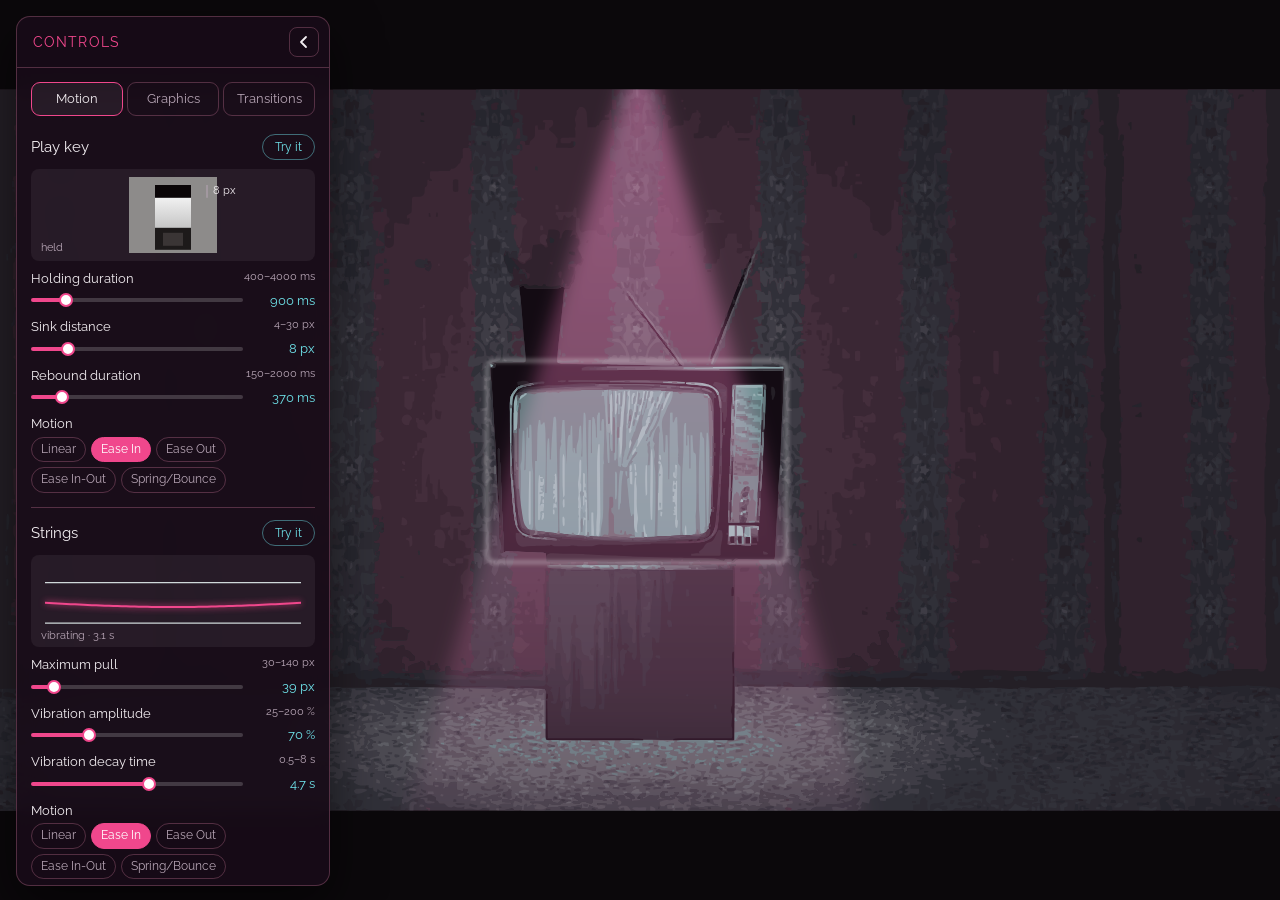
<file: index.html>
<!doctype html>
<html lang="en">
<head>
  <meta charset="utf-8">
  <meta name="viewport" content="width=device-width, initial-scale=1, viewport-fit=cover">
  <title>The Other Side of the Screen</title>
  <link rel="icon" href="data:,">
  <link rel="preconnect" href="https://fonts.googleapis.com">
  <link rel="preconnect" href="https://fonts.gstatic.com" crossorigin>
  <link rel="stylesheet" href="https://fonts.googleapis.com/css2?family=Raleway:wght@300;400&display=swap">
  <link rel="stylesheet" href="css/style.css">
</head>
<body>
  <!-- Layout: one 2000×1127 (16:9) stage scaled to fit the window; every step before entering the TV world happens inside the TV frame.
       All pictures are vector (tools/vectorize.py), so they stay sharp at any size and through every zoom. -->
  <div id="stage" aria-live="polite">

    <!-- 1. The room: a TV on a pedestal, highlighted -->
    <section id="scene-room" class="scene is-active">
      <img class="scene-bg" src="assets/images/room.svg" alt="An old television on a wooden pedestal in a dark purple room" draggable="false">
      <!-- spotlights sweeping over the TV (js/spots.js) -->
      <svg id="room-spots" viewBox="0 0 2000 1127" aria-hidden="true"></svg>
      <button id="tv-hotspot" class="halo-target" type="button" aria-label="Look at the television"></button>
    </section>

    <!-- 2–3. The TV close-up: play button, curtains, the band -->
    <section id="scene-tv" class="scene">
      <img class="scene-bg" src="assets/images/tv-closeup.svg" alt="" draggable="false">
      <div id="screen">
        <div id="band">
          <img class="band-stage" src="assets/images/band-stage.svg" alt="" draggable="false">
          <button class="member" type="button" data-i="0" aria-label="Bassist" tabindex="-1"><img src="assets/images/band-member-0.svg" alt="" draggable="false"></button>
          <button class="member" type="button" data-i="1" aria-label="Drummer" tabindex="-1"><img src="assets/images/band-member-1.svg" alt="" draggable="false"></button>
          <button class="member" type="button" data-i="2" aria-label="Keyboardist" tabindex="-1"><img src="assets/images/band-member-2.svg" alt="" draggable="false"></button>
          <button class="member" type="button" data-i="3" aria-label="Guitarist" tabindex="-1"><img src="assets/images/band-member-3.svg" alt="" draggable="false"></button>
        </div>
        <!-- 4–5. strum the strings, then tear the screen open: inside the TV screen, under the curtains -->
        <canvas id="strum" aria-label="Guitar strings"></canvas>
        <canvas id="tear" aria-label="Paper screen with a torn slit"></canvas>
        <div id="curtain-left" class="curtain"></div>
        <div id="curtain-right" class="curtain"></div>
        <div id="screen-dim"></div>
      </div>
      <div id="play" role="button" aria-label="Play" tabindex="-1">
        <div id="play-well"></div>
        <div id="play-cap"></div>
        <div id="play-halo"></div>
      </div>
    </section>

    <!-- 6. Inside: the performance space -->
    <section id="scene-inside" class="scene">
      <img class="scene-bg" src="assets/images/performance.svg" alt="The star-headed guitarist playing beside an old television that shows the band" draggable="false">
      <!-- light that moves with the music: spotlights, stage lights, rings from the star, a floor equalizer -->
      <svg id="inside-fx" viewBox="0 0 2000 1127" aria-hidden="true"></svg>
      <!-- the TV in the performance space shows the band live: the same cut-outs, swaying -->
      <div id="inside-tv">
        <div class="mini-band">
          <img class="band-stage" src="assets/images/band-stage.svg" alt="" draggable="false">
          <div class="fig" data-i="0"><img src="assets/images/band-member-0.svg" alt="" draggable="false"></div>
          <div class="fig" data-i="1"><img src="assets/images/band-member-1.svg" alt="" draggable="false"></div>
          <div class="fig" data-i="2"><img src="assets/images/band-member-2.svg" alt="" draggable="false"></div>
          <div class="fig" data-i="3"><img src="assets/images/band-member-3.svg" alt="" draggable="false"></div>
        </div>
        <div class="inside-tv-glass"></div>
      </div>
      <!-- music notes orbiting the guitarist (js/notes.js; the TV band's notes sit inside the TV) -->
      <svg id="inside-notes" viewBox="0 0 2000 1127" aria-hidden="true"></svg>
    </section>

    <!-- Dialog box (band introductions and the ending) -->
    <div id="dialog" class="dialog" hidden>
      <div class="dialog-box"><p class="dialog-text"></p></div>
    </div>

    <div id="ending" hidden>
      <button id="restart" type="button">Restart</button>
    </div>
  </div>

  <audio id="music" src="assets/audio/Lilacs.mp3" preload="auto" loop></audio>

  <script src="js/tuning.js"></script>
  <script src="js/sound.js"></script>
  <script src="js/press.js"></script>
  <script src="js/strum.js"></script>
  <script src="js/tear.js"></script>
  <script src="js/spots.js"></script>
  <script src="js/notes.js"></script>
  <script src="js/main.js"></script>
  <script src="js/looks.js"></script>
  <script src="js/panel.js"></script>
</body>
</html>
</file>
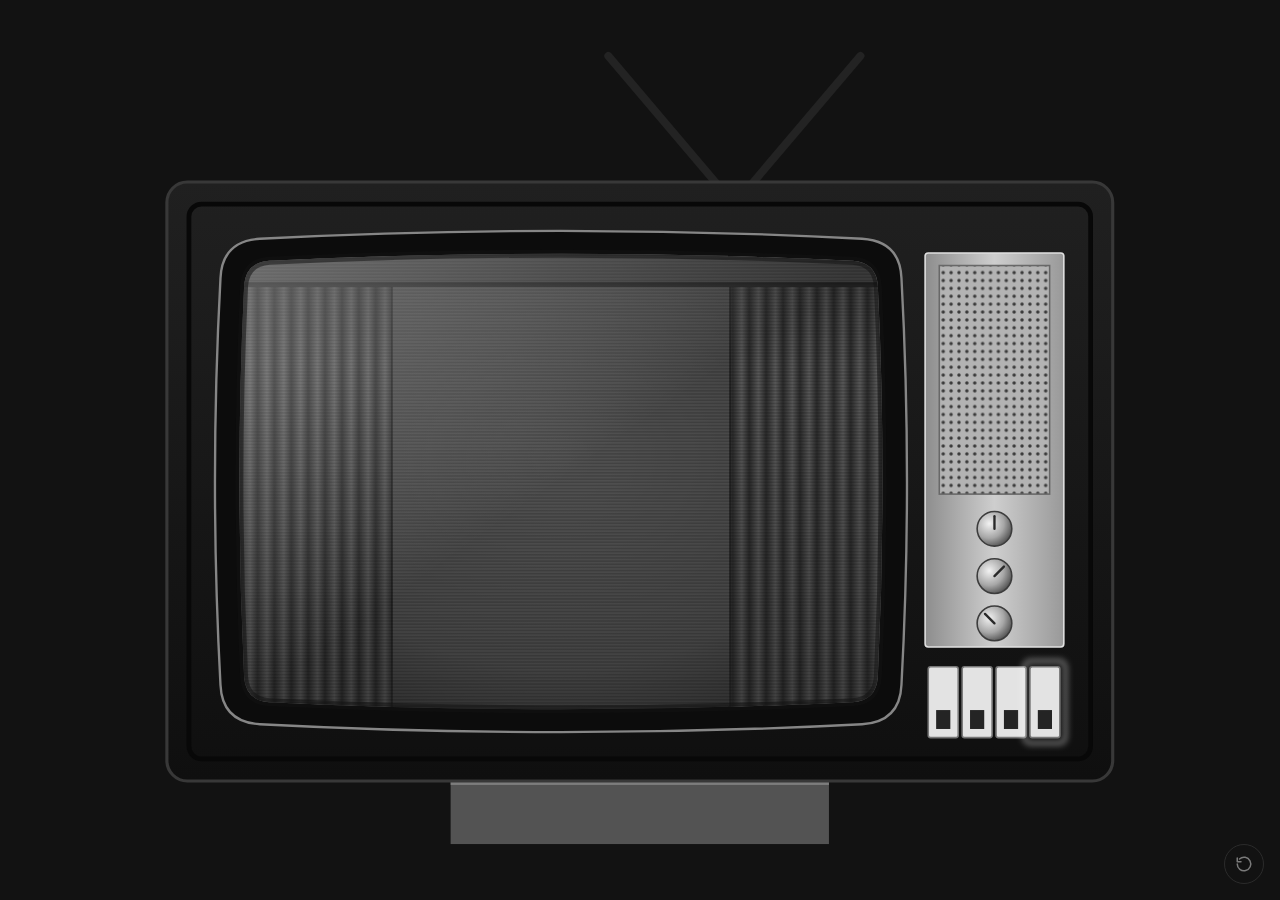
<file: press-the-play-button/index.html>
<!doctype html><html><head><meta charset=utf8><meta name=viewport content="width=device-width,initial-scale=1,viewport-fit=cover"><style>:root{color-scheme:light;box-sizing:border-box;padding-top:env(safe-area-inset-top,0px);padding-bottom:env(safe-area-inset-bottom,0px)}html{scroll-padding-top:env(safe-area-inset-top,0px)}body{margin:0;padding:0;font:14px -apple-system,BlinkMacSystemFont,sans-serif;background:#fff;color:#000}img{max-width:100%}[hidden]:not([hidden=until-found i]){display:none!important}</style></head><body>
<title>Press the Play Button</title>
<style>
  /* Layout: one centred stage, the television fills it; a single reset control in the corner. Single dark look by choice. */
  :root {
    --ground: #121212;
    --ink: #d9d9d9;
    --ink-dim: #7a7a7a;
    --line: #2c2c2c;
    --focus: #f2f2f2;
    color-scheme: dark;
  }
  html, body { height: 100%; }
  body {
    background: var(--ground);
    color: var(--ink);
    margin: 0;
    padding-inline: 16px;
    padding-block: 0;
    box-sizing: border-box;
    overflow: hidden;
  }
  main {
    height: 100%;
    display: grid;
    place-items: center;
  }
  #tv {
    display: block;
    width: min(100%, calc((100vh - 96px) * 1.196));
    max-width: 1200px;
    height: auto;
    filter: grayscale(1);
    touch-action: none;
    user-select: none;
    -webkit-user-select: none;
  }
  #tv.shake { animation: thud 120ms ease-out; }
  @keyframes thud {
    0% { transform: translateY(0); }
    30% { transform: translateY(1.5px); }
    100% { transform: translateY(0); }
  }

  #play { cursor: pointer; outline: none; }
  #play .edge { stroke: #7a767a; stroke-width: 2; transition: stroke 140ms ease, stroke-width 140ms ease; }
  #play .sheen { fill-opacity: 0; transition: fill-opacity 140ms ease; }
  #play:hover .edge, #play.contact .edge { stroke: #f4f4f4; stroke-width: 3; }
  #play:hover .sheen, #play.contact .sheen { fill-opacity: .9; }
  #play:focus-visible .edge { stroke: var(--focus); stroke-width: 4; }
  #play #halo { opacity: .55; transition: opacity 300ms ease; animation: breathe 2.6s ease-in-out infinite; }
  #play:hover #halo, #play.contact #halo { animation: none; opacity: .95; }
  #play.spent #halo { animation: none; opacity: 0; }
  @keyframes breathe { 0%, 100% { opacity: .35; } 50% { opacity: .75; } }
  @media (prefers-reduced-motion: reduce) { #play #halo { animation: none; } }
  #play.spent { cursor: default; }
  #play.spent:hover .edge { stroke: #7a767a; stroke-width: 2; }
  #play.spent:hover .sheen { fill-opacity: 0; }

  #reset {
    position: fixed;
    right: 16px;
    bottom: calc(16px + env(safe-area-inset-bottom, 0px));
    width: 40px;
    height: 40px;
    border-radius: 50%;
    border: 1px solid var(--line);
    background: transparent;
    color: var(--ink-dim);
    display: grid;
    place-items: center;
    cursor: pointer;
    transition: color 150ms ease, border-color 150ms ease;
  }
  #reset:hover { color: var(--ink); border-color: var(--ink-dim); }
  #reset:focus-visible { outline: 2px solid var(--focus); outline-offset: 3px; }
  #reset svg { width: 18px; height: 18px; }
</style>

<main>
  <svg id="tv" viewBox="190 30 1220 1020" role="img" aria-label="An old television with a play button">
    <defs>
      <path id="screenShape" d="M330 300 Q700 282 1070 300 Q1100 302 1102 332 Q1114 580 1102 828 Q1100 858 1070 860 Q700 878 330 860 Q300 858 298 828 Q286 580 298 332 Q300 302 330 300 Z"/>
      <clipPath id="screenClip"><use href="#screenShape"/></clipPath>

      <linearGradient id="cabinetGrad" x1="0" y1="0" x2="0" y2="1">
        <stop offset="0" stop-color="#2e1c21"/>
        <stop offset="1" stop-color="#170c10"/>
      </linearGradient>
      <radialGradient id="screenGrad" cx="0.5" cy="0.45" r="0.65">
        <stop offset="0" stop-color="#8fc0c3"/>
        <stop offset="0.7" stop-color="#6a9fa3"/>
        <stop offset="1" stop-color="#3f6a6e"/>
      </radialGradient>
      <linearGradient id="glareGrad" x1="0" y1="0" x2="1" y2="1">
        <stop offset="0" stop-color="#e8fbfc" stop-opacity="0.3"/>
        <stop offset="0.5" stop-color="#e8fbfc" stop-opacity="0"/>
      </linearGradient>
      <linearGradient id="panelGrad" x1="0" y1="0" x2="1" y2="0">
        <stop offset="0" stop-color="#8e8c90"/>
        <stop offset="0.5" stop-color="#cfcdd0"/>
        <stop offset="1" stop-color="#9a989c"/>
      </linearGradient>
      <linearGradient id="pleatGrad" x1="0" y1="0" x2="1" y2="0">
        <stop offset="0" stop-color="#3d676b"/>
        <stop offset="0.35" stop-color="#78aaae"/>
        <stop offset="0.55" stop-color="#a3cfd1"/>
        <stop offset="1" stop-color="#3d676b"/>
      </linearGradient>
      <pattern id="pleats" width="44" height="10" patternUnits="userSpaceOnUse">
        <rect width="44" height="10" fill="url(#pleatGrad)"/>
      </pattern>
      <linearGradient id="curtainShade" x1="0" y1="0" x2="0" y2="1">
        <stop offset="0" stop-color="#0e2427" stop-opacity="0.35"/>
        <stop offset="0.25" stop-color="#0e2427" stop-opacity="0"/>
        <stop offset="1" stop-color="#0e2427" stop-opacity="0.3"/>
      </linearGradient>
      <pattern id="grille" width="10" height="10" patternUnits="userSpaceOnUse">
        <rect width="10" height="10" fill="#b4b2b6"/>
        <circle cx="5" cy="5" r="2.2" fill="#3a383c"/>
      </pattern>
      <radialGradient id="knobGrad" cx="0.35" cy="0.35" r="0.7">
        <stop offset="0" stop-color="#f2f2f2"/>
        <stop offset="0.6" stop-color="#a8a6aa"/>
        <stop offset="1" stop-color="#555257"/>
      </radialGradient>
      <pattern id="scan" width="4" height="4" patternUnits="userSpaceOnUse">
        <rect width="4" height="2" fill="#000" fill-opacity="0.16"/>
      </pattern>
      <linearGradient id="capGrad" x1="0" y1="0" x2="0" y2="1">
        <stop offset="0" stop-color="#c4c0c3"/>
        <stop offset="1" stop-color="#9a9699"/>
      </linearGradient>
      <clipPath id="capClip"><rect x="1293" y="813" width="42" height="94"/></clipPath>
      <filter id="glow" x="-60%" y="-30%" width="220%" height="160%">
        <feGaussianBlur stdDeviation="4"/>
      </filter>
      <filter id="soft" x="-30%" y="-100%" width="160%" height="300%">
        <feGaussianBlur stdDeviation="3"/>
      </filter>
    </defs>

    <!-- Television frame -->
    <g id="cabinet">
      <g id="antenna" stroke="#2a2026" stroke-width="10" stroke-linecap="round">
        <line x1="900" y1="205" x2="760" y2="40"/>
        <line x1="940" y1="205" x2="1080" y2="40"/>
      </g>
      <rect x="560" y="955" width="480" height="85" fill="#5a5056"/>
      <rect x="560" y="955" width="480" height="10" fill="#857a80"/>
      <rect x="200" y="200" width="1200" height="760" rx="26" fill="url(#cabinetGrad)"/>
      <rect x="200" y="200" width="1200" height="760" rx="26" fill="none" stroke="#4a3238" stroke-width="4"/>
      <rect x="228" y="228" width="1144" height="704" rx="16" fill="none" stroke="#0d0709" stroke-width="6"/>
      <path d="M318 272 Q700 252 1082 272 Q1130 275 1132 322 Q1146 580 1132 838 Q1130 885 1082 888 Q700 908 318 888 Q270 885 268 838 Q254 580 268 322 Q270 275 318 272 Z" fill="#120a0d" stroke="#8a8488" stroke-width="3"/>
    </g>

    <!-- Screen -->
    <g id="screen">
      <use href="#screenShape" fill="url(#screenGrad)"/>
    </g>

    <!-- Curtain -->
    <g id="curtain" clip-path="url(#screenClip)">
      <g id="curtain-left">
        <path d="M280 290 L704 290 L704 870 Q600 884 490 874 Q380 866 280 878 Z" fill="url(#pleats)"/>
        <path d="M280 290 L704 290 L704 870 Q600 884 490 874 Q380 866 280 878 Z" fill="url(#curtainShade)"/>
        <line x1="702" y1="290" x2="702" y2="870" stroke="#2c4c50" stroke-width="4"/>
      </g>
      <g id="curtain-right">
        <path d="M696 290 L1120 290 L1120 878 Q1020 866 910 874 Q800 884 696 870 Z" fill="url(#pleats)"/>
        <path d="M696 290 L1120 290 L1120 878 Q1020 866 910 874 Q800 884 696 870 Z" fill="url(#curtainShade)"/>
        <line x1="698" y1="290" x2="698" y2="870" stroke="#2c4c50" stroke-width="4"/>
      </g>
      <g id="curtain-valance">
        <rect x="280" y="285" width="840" height="48" fill="#5b8d91"/>
        <rect x="280" y="327" width="840" height="6" fill="#2c4c50"/>
      </g>
    </g>

    <!-- Tube effects: unpowered dimming, scanlines, power-on line -->
    <g clip-path="url(#screenClip)" pointer-events="none">
      <use id="dim" href="#screenShape" fill="#000" opacity="0.55"/>
      <rect x="280" y="280" width="840" height="600" fill="url(#scan)"/>
    </g>

    <g id="glass" pointer-events="none">
      <use href="#screenShape" fill="url(#glareGrad)"/>
      <use href="#screenShape" fill="none" stroke="#0a1416" stroke-opacity="0.55" stroke-width="10"/>
    </g>

    <!-- Control panel -->
    <g id="side-panel">
      <rect x="1162" y="290" width="176" height="500" rx="4" fill="url(#panelGrad)" stroke="#e2e0e3" stroke-width="2"/>
      <rect x="1180" y="306" width="140" height="290" fill="url(#grille)" stroke="#6a676c" stroke-width="2"/>
      <g id="knobs">
        <circle cx="1250" cy="640" r="22" fill="url(#knobGrad)" stroke="#3e3b40" stroke-width="2"/>
        <circle cx="1250" cy="700" r="22" fill="url(#knobGrad)" stroke="#3e3b40" stroke-width="2"/>
        <circle cx="1250" cy="760" r="22" fill="url(#knobGrad)" stroke="#3e3b40" stroke-width="2"/>
        <g stroke="#2a282c" stroke-width="3" stroke-linecap="round">
          <line x1="1250" y1="640" x2="1250" y2="624"/>
          <line x1="1250" y1="700" x2="1262" y2="688"/>
          <line x1="1250" y1="760" x2="1238" y2="748"/>
        </g>
      </g>
      <g id="channel-buttons">
        <rect x="1166" y="815" width="38" height="90" rx="3" fill="#e4e2e4" stroke="#7a767a" stroke-width="2"/>
        <rect x="1176" y="870" width="18" height="24" fill="#2a2226"/>
        <rect x="1209" y="815" width="38" height="90" rx="3" fill="#e4e2e4" stroke="#7a767a" stroke-width="2"/>
        <rect x="1219" y="870" width="18" height="24" fill="#2a2226"/>
        <rect x="1252" y="815" width="38" height="90" rx="3" fill="#e4e2e4" stroke="#7a767a" stroke-width="2"/>
        <rect x="1262" y="870" width="18" height="24" fill="#2a2226"/>
      </g>
    </g>

    <!-- Play button -->
    <g id="play" tabindex="0" role="button" aria-label="Play">
      <rect x="1285" y="805" width="58" height="130" fill="transparent"/>
      <rect id="halo" x="1288" y="808" width="52" height="104" rx="7" fill="none" stroke="#ffffff" stroke-width="4" filter="url(#glow)"/>
      <rect id="well" x="1295" y="815" width="38" height="0" fill="#120a0d"/>
      <g clip-path="url(#capClip)">
      <g id="cap">
        <rect class="edge" x="1295" y="815" width="38" height="90" rx="3" fill="#e4e2e4" stroke="#7a767a" stroke-width="2"/>
        <rect x="1305" y="870" width="18" height="24" fill="#2a2226"/>
        <rect class="sheen" x="1298" y="818" width="32" height="6" fill="#ffffff"/>
      </g>
      </g>
    </g>
  </svg>

  <button id="reset" type="button" aria-label="Reset">
    <svg viewBox="0 0 24 24" fill="none" stroke="currentColor" stroke-width="2" stroke-linecap="round" stroke-linejoin="round" aria-hidden="true">
      <path d="M3 12a9 9 0 1 0 3-6.7"/><path d="M3 4v5h5"/>
    </svg>
  </button>
</main>

<script>
(() => {
  const reduce = matchMedia('(prefers-reduced-motion: reduce)').matches;
  const $ = id => document.getElementById(id);
  const tv = $('tv'), play = $('play'), cap = $('cap'), well = $('well');
  const left = $('curtain-left'), right = $('curtain-right'), dim = $('dim');

  const TRAVEL = 8;           // how far the cap sinks, in drawing units
  const PRESS_MS = 1700;      // slow, laboured travel to the bottom
  const CURVE = 2.2;          // resists at first, then gives way
  const HOLD_MS = 450;        // pause at full depth before it can rise
  const OPEN_SCALE = 0.15;    // gathered curtain width

  let depth = 0;              // 0 = raised, 1 = bottomed out
  let phase = 'idle';         // idle | pressing | bottomed | returning | powering | on
  let run = 0;                // button animations
  let scene = 0;              // curtain and tube animations (cancelled only by reset)

  // ---------- drawing ----------
  function drawButton(p) {
    cap.setAttribute('transform', `translate(0 ${(TRAVEL * p).toFixed(2)})`);
    well.setAttribute('height', (TRAVEL * p).toFixed(2));
  }
  function drawCurtains(s) {   // s: 1 closed → OPEN_SCALE open
    left.setAttribute('transform', `translate(280 0) scale(${s} 1) translate(-280 0)`);
    right.setAttribute('transform', `translate(1120 0) scale(${s} 1) translate(-1120 0)`);
  }

  // ---------- timing ----------
  const easeInOut = t => t < .5 ? 4 * t * t * t : 1 - Math.pow(-2 * t + 2, 3) / 2;
  const easeOut = t => 1 - Math.pow(1 - t, 3);
  const easeSine = t => -(Math.cos(Math.PI * t) - 1) / 2;
  function tween(ms, step, ease = t => t, lane = 'run') {
    const cur = () => lane === 'run' ? run : scene;
    const id = cur();
    ms = reduce ? Math.min(ms, 120) : ms;
    return new Promise(resolve => {
      const t0 = performance.now();
      const tick = now => {
        if (id !== cur()) return;
        const t = Math.min(1, (now - t0) / ms);
        step(ease(t));
        t < 1 ? requestAnimationFrame(tick) : resolve();
      };
      requestAnimationFrame(tick);
    });
  }
  const wait = ms => new Promise(r => setTimeout(r, ms));

  // ---------- sound ----------
  let ac = null;
  function audio() {
    if (!ac) { try { ac = new (window.AudioContext || window.webkitAudioContext)(); } catch (e) { ac = null; } }
    if (ac && ac.state === 'suspended') ac.resume();
    return ac;
  }
  function noise(ctx, dur) {
    const b = ctx.createBuffer(1, Math.ceil(ctx.sampleRate * dur), ctx.sampleRate);
    const d = b.getChannelData(0);
    for (let i = 0; i < d.length; i++) d[i] = Math.random() * 2 - 1;
    const s = ctx.createBufferSource(); s.buffer = b; return s;
  }
  // Plastic key latching into a steel bracket: a dull body thunk, then a short dry tick.
  // Crisp "ka-cha": a hard plastic snap, then the catch seating a few ms later.
  function snap(level, gap) {
    const ctx = audio(); if (!ctx) return;
    const t = ctx.currentTime + 0.005;
    const burst = (at, freq, q, gain, len) => {
      const n = noise(ctx, len + 0.01), f = ctx.createBiquadFilter(), g = ctx.createGain();
      f.type = 'bandpass'; f.frequency.value = freq; f.Q.value = q;
      g.gain.setValueAtTime(0.0001, t);
      g.gain.setValueAtTime(gain, at);
      g.gain.exponentialRampToValueAtTime(0.0005, at + len);
      n.connect(f).connect(g).connect(ctx.destination); n.start(t);
    };
    burst(t, 3800, 2.5, level * 1.4, 0.012);           // ka
    burst(t + gap, 6200, 1.2, level, 0.03);            // cha
    const o = ctx.createOscillator(), og = ctx.createGain();   // faint body so it isn't thin
    o.type = 'sine'; o.frequency.value = 900;
    og.gain.setValueAtTime(level * 0.25, t); og.gain.exponentialRampToValueAtTime(0.0005, t + 0.025);
    o.connect(og).connect(ctx.destination); o.start(t); o.stop(t + 0.04);
  }
  const click = () => snap(0.9, 0.022);
  const release = () => snap(0.35, 0.015);

  // ---------- press ----------
  let pressStart = 0, pressFrom = 0;
  function startPress() {
    if (phase !== 'idle' && phase !== 'returning') return;
    audio();
    run++;                                 // stop any return in progress
    phase = 'pressing';
    play.classList.add('contact');
    pressFrom = depth;
    // continue from the current depth so a re-press mid-return feels continuous
    pressStart = performance.now() - Math.pow(depth, 1 / CURVE) * PRESS_MS;
    const id = run;
    const tick = now => {
      if (id !== run || phase !== 'pressing') return;
      const t = Math.min(1, (now - pressStart) / (reduce ? 400 : PRESS_MS));
      depth = Math.pow(t, CURVE);
      drawButton(depth);
      if (t >= 1) { bottomOut(); return; }
      requestAnimationFrame(tick);
    };
    requestAnimationFrame(tick);
  }

  let holdUntil = 0;
  function bottomOut() {
    phase = 'bottomed';
    depth = 1;
    drawButton(1);
    click();
    holdUntil = performance.now() + (reduce ? 0 : HOLD_MS);
  }

  async function endPress() {
    play.classList.remove('contact');
    if (phase === 'pressing') {            // released early: spring back
      phase = 'returning';
      const from = depth;
      await tween(500 + 450 * from, k => { depth = from * (1 - k); drawButton(depth); }, easeSine);
      if (phase === 'returning') phase = 'idle';
    } else if (phase === 'bottomed') {     // full press: rise, then power the set
      phase = 'powering';
      const id = run;
      const remain = holdUntil - performance.now();
      if (remain > 0) await wait(remain);      // the button rests at the bottom before letting go
      if (id !== run) return;
      release();
      await tween(520, k => { depth = 1 - k; drawButton(depth); }, easeSine);
      if (id !== run) return;
      play.classList.add('spent');
      await wait(reduce ? 0 : 180);
      await turnOn();
    }
  }

  async function turnOn() {
    phase = 'on';
    scene++;
    await tween(3200, k => {
      drawCurtains(1 - (1 - OPEN_SCALE) * k);
      dim.setAttribute('opacity', (0.55 * (1 - k)).toFixed(3));
    }, easeInOut, 'scene');
  }

  // ---------- input ----------
  play.addEventListener('pointerdown', e => {
    if (e.button !== 0) return;
    play.setPointerCapture(e.pointerId);
    startPress();
  });
  play.addEventListener('pointerup', endPress);
  play.addEventListener('pointercancel', endPress);
  play.addEventListener('lostpointercapture', () => { if (phase === 'pressing' || phase === 'bottomed') endPress(); });
  play.addEventListener('keydown', e => {
    if ((e.key === ' ' || e.key === 'Enter') && !e.repeat) { e.preventDefault(); startPress(); }
  });
  play.addEventListener('keyup', e => {
    if (e.key === ' ' || e.key === 'Enter') { e.preventDefault(); endPress(); }
  });
  play.addEventListener('contextmenu', e => e.preventDefault());

  // ---------- start / reset ----------
  async function begin() {
    run++; scene++;
    phase = 'idle';
    depth = 0;
    play.classList.remove('contact', 'spent');
    drawButton(0);
    dim.setAttribute('opacity', 0.55);
    drawCurtains(OPEN_SCALE);
    await wait(reduce ? 0 : 250);
    await tween(1800, k => drawCurtains(OPEN_SCALE + (1 - OPEN_SCALE) * k), easeInOut, 'scene');
  }
  $('reset').addEventListener('click', begin);
  begin();
})();
</script>

</body></html>
</file>
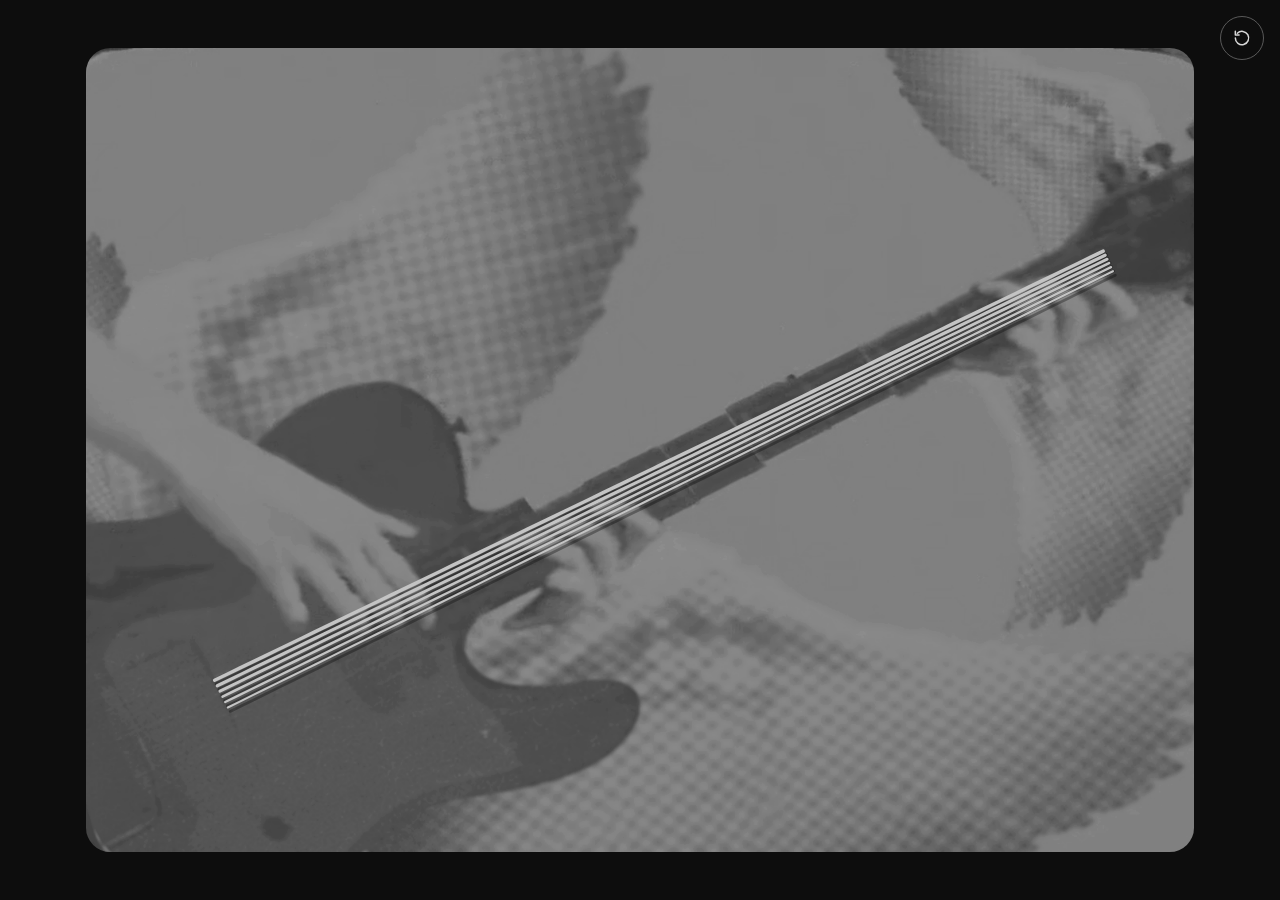
<file: strum-the-strings/index.html>
<!doctype html><html><head><meta charset=utf8><meta name=viewport content="width=device-width,initial-scale=1,viewport-fit=cover"><style>:root{color-scheme:light;box-sizing:border-box;padding-top:env(safe-area-inset-top,0px);padding-bottom:env(safe-area-inset-bottom,0px)}html{scroll-padding-top:env(safe-area-inset-top,0px)}body{margin:0;padding:0;font:14px -apple-system,BlinkMacSystemFont,sans-serif;background:#fff;color:#000}img{max-width:100%}[hidden]:not([hidden=until-found i]){display:none!important}</style></head><body>
<title>Strum the Strings</title>
<style>
/* Layout: one grayscale screen surface, contained and centered; a single reset control in the corner. */
:root{
  color-scheme:dark;
  --ground:#0d0d0d;
  --line:#5a5a5a;
  --ink:#d8d8d8;
  --ink-hi:#ffffff;
}
[hidden]{display:none!important}
html,body{height:100%;margin:0}
body{background:var(--ground);color:var(--ink);overflow:hidden;display:grid;place-items:center;padding-inline:16px;box-sizing:border-box}
.stage{position:relative;width:min(100%, calc((100vh - 96px) * 1.3778));aspect-ratio:1393/1011;max-width:100%}
canvas{display:block;width:100%;height:100%;touch-action:none;border-radius:2.2%/3%;cursor:default}
#reset{position:fixed;right:max(16px, env(safe-area-inset-right,0px));top:calc(16px + env(safe-area-inset-top,0px));width:44px;height:44px;border-radius:50%;border:1px solid var(--line);background:transparent;color:var(--ink);display:grid;place-items:center;cursor:pointer;padding:0;transition:border-color .2s,color .2s,transform .4s}
#reset:hover{border-color:var(--ink);color:var(--ink-hi)}
#reset:active{transform:rotate(-120deg)}
#reset:focus-visible{outline:2px solid var(--ink-hi);outline-offset:3px}
#reset svg{width:20px;height:20px}
</style>

<div class="stage"><canvas id="c" aria-label="Guitar strings"></canvas></div>
<button id="reset" type="button" aria-label="Reset"><svg viewBox="0 0 24 24" fill="none" stroke="currentColor" stroke-width="1.8" stroke-linecap="round" stroke-linejoin="round"><path d="M4 12a8 8 0 1 0 2.4-5.7"/><path d="M4 4v4.5h4.5"/></svg></button>

<script>
(() => {
"use strict";
const IW = 1393, IH = 1011;
const canvas = document.getElementById('c'), ctx = canvas.getContext('2d');
const STAR = "url(\"data:image/svg+xml,%3Csvg xmlns='http://www.w3.org/2000/svg' width='32' height='32' viewBox='0 0 32 32'%3E%3Cpolygon points='16,2 19.8,11.6 30,12.2 22.1,18.7 24.7,28.6 16,23 7.3,28.6 9.9,18.7 2,12.2 12.2,11.6' fill='white' stroke='%23222' stroke-width='1.6' stroke-linejoin='round'/%3E%3C/svg%3E\") 16 16, pointer";

/* ---------- strings (geometry comes from the SVG) ---------- */
const N = 72;                      // nodes per string
const MAX_D = 72;                  // bend limit (image px)
const PLUCK_MIN = 30;              // bend needed for a full pluck
const FREQS = [82.41,110,146.83,196,246.94,329.63];
let strings = [], surface = null, ready = false;

function makeString(i, x1, y1, x2, y2, w){
  const dx = x2-x1, dy = y2-y1, len = Math.hypot(dx,dy);
  return { i, x1, y1, x2, y2, w, len, ux:dx/len, uy:dy/len, nx:-dy/len, ny:dx/len,
    y:new Float32Array(N), v:new Float32Array(N), steps: 9 + i*1.6, damp: .9988 - i*.00008,
    hover:0, held:false, grabT:.5, d:0, raw:0, moved:0 };
}

function loadSVG(){
  return fetch('guitar-closeup-strings.svg').then(r => r.text()).then(txt => {
    const doc = new DOMParser().parseFromString(txt, 'image/svg+xml');
    const img = doc.querySelector('image');
    const href = img.getAttribute('href') || img.getAttributeNS('http://www.w3.org/1999/xlink','href');
    const paths = [...doc.querySelectorAll('[id^="string-"]')];
    strings = paths.map((p,i) => {
      const n = (p.getAttribute('d').match(/-?\d+(\.\d+)?/g) || []).map(Number);
      return makeString(i, n[0], n[1], n[2], n[3], parseFloat(p.getAttribute('stroke-width')) || 2);
    });
    return new Promise((res, rej) => { const im = new Image(); im.onload = () => res(im); im.onerror = rej; im.src = href; });
  }).then(im => {
    // grayscale, slightly flattened: a simplified close-up
    const off = document.createElement('canvas'); off.width = IW; off.height = IH;
    const o = off.getContext('2d'); o.drawImage(im, 0, 0, IW, IH);
    const id = o.getImageData(0,0,IW,IH), d = id.data;
    for(let k=0;k<d.length;k+=4){
      let l = .2126*d[k] + .7152*d[k+1] + .0722*d[k+2];
      l = 128 + (l-128)*1.1;              // a touch more contrast
      l = Math.round(l/16)*16*.35 + l*.65; // gentle posterize
      l = 14 + l*.5;                       // dim the surface so the strings read
      d[k]=d[k+1]=d[k+2]=Math.max(0,Math.min(255,l));
    }
    o.putImageData(id,0,0);
    surface = off; ready = true; resize();
  });
}

/* ---------- slit ---------- */
let slit = 0, slitTarget = 0, slitStart = 0;
function slitCenter(){
  const a = strings[2], b = strings[3];
  return { x:(a.x1+a.x2+b.x1+b.x2)/4, y:(a.y1+a.y2+b.y1+b.y2)/4, ang:Math.atan2(a.y2-a.y1, a.x2-a.x1) };
}

/* ---------- torn-paper slit ---------- */
const TM = 160, TEAR_L = 250, TEAR_W = 26;
let tear = null;
function makeTear(){
  const c = new Float32Array(TM), nT = new Float32Array(TM), nB = new Float32Array(TM), fT = new Float32Array(TM), fB = new Float32Array(TM);
  let w = 0, v = 0;
  for(let m=0;m<TM;m++){ v = v*.82 + (Math.random()-.5)*1.6; w += v; c[m] = w; }
  const mean = c.reduce((a,b)=>a+b,0)/TM; for(let m=0;m<TM;m++) c[m] = (c[m]-mean)*.55;
  let jag = 0;
  for(let m=0;m<TM;m++){
    if(Math.random() < .35) jag = (Math.random()-.5)*5.5;      // sharp zig-zag steps
    c[m] += jag;
    nT[m] = (Math.random()-.5)*1.4; nB[m] = (Math.random()-.5)*1.4;
    fT[m] = 1.2 + Math.random()*Math.random()*6.5;             // white fibrous margin (wider on top)
    fB[m] = .6 + Math.random()*Math.random()*3;
  }
  // smooth the margins a little so they read as torn fibre, not noise
  for(const a of [fT,fB]) for(let r=0;r<2;r++) for(let m=1;m<TM-1;m++) a[m] = (a[m-1]+a[m]*2+a[m+1])/4;
  const hairs = [];
  for(let h=0;h<46;h++) hairs.push({ m: Math.floor(Math.random()*TM), top: Math.random() < .6, len: 1.5 + Math.random()*5, ang: (Math.random()-.5)*1.2 });
  return { c, nT, nB, fT, fB, hairs };
}
function drawTear(X, Y, k){
  if(!tear) tear = makeTear();
  const T = tear, ctr = slitCenter();
  const reach = Math.min(1, slit*1.3);                    // how far the tear has run along
  const open = slit*slit*(3-2*slit);                       // how wide it has parted
  const top = [], bot = [], outT = [], outB = [];
  let first = -1, last = -1;
  for(let m=0;m<TM;m++){
    const u = m/(TM-1)*2 - 1, au = Math.abs(u);
    if(au > reach){ continue; }
    if(first < 0) first = m; last = m;
    const env = Math.pow(Math.max(0, 1 - Math.pow(au/reach, 2)), .75);
    const half = TEAR_W*.5*open*env + .35;
    const x = u*TEAR_L, cy = T.c[m]*(.4 + .6*Math.min(1, reach*1.5));
    const ty = cy - half + T.nT[m]*open, by = cy + half + T.nB[m]*open;
    top.push([x, ty]); bot.push([x, by]);
    outT.push([x, ty - T.fT[m]*(.35 + .65*open)*Math.min(1, env*3)]);
    outB.push([x, by + T.fB[m]*(.35 + .65*open)*Math.min(1, env*3)]);
  }
  if(top.length < 2) return;
  ctx.save();
  ctx.translate(X(ctr.x), Y(ctr.y)); ctx.rotate(ctr.ang); ctx.scale(k, k);
  const path = (a, b, close) => { ctx.beginPath(); a.forEach(([x,y],n) => n ? ctx.lineTo(x,y) : ctx.moveTo(x,y)); for(let n=b.length-1;n>=0;n--) ctx.lineTo(b[n][0], b[n][1]); if(close) ctx.closePath(); };
  // lifted paper casts a soft shadow onto the surface
  ctx.shadowColor = 'rgba(0,0,0,.55)'; ctx.shadowBlur = 10*k; ctx.shadowOffsetY = 2*k;
  path(outT, outB, true); ctx.fillStyle = '#e9e9e9'; ctx.fill();
  ctx.shadowColor = 'transparent'; ctx.shadowBlur = 0; ctx.shadowOffsetY = 0;
  // the hole: pink
  path(top, bot, true);
  const gr = ctx.createLinearGradient(0, -TEAR_W*.5, 0, TEAR_W*.5);
  gr.addColorStop(0, '#050505'); gr.addColorStop(.5, '#2a2a2a'); gr.addColorStop(1, '#0a0a0a');
  ctx.fillStyle = gr; ctx.fill();
  // depth: the torn lips shade the inside
  ctx.save(); path(top, bot, true); ctx.clip();
  ctx.lineWidth = 5; ctx.strokeStyle = 'rgba(0,0,0,.45)';
  ctx.beginPath(); top.forEach(([x,y],n) => n ? ctx.lineTo(x,y+1.5) : ctx.moveTo(x,y+1.5)); ctx.stroke();
  ctx.lineWidth = 3; ctx.strokeStyle = 'rgba(0,0,0,.35)';
  ctx.beginPath(); bot.forEach(([x,y],n) => n ? ctx.lineTo(x,y-1) : ctx.moveTo(x,y-1)); ctx.stroke();
  ctx.restore();
  // ragged fibre rims
  for(const [edge, out] of [[top, outT],[bot, outB]]){
    path(edge, out, true); ctx.fillStyle = 'rgba(245,245,245,.92)'; ctx.fill();
    ctx.beginPath(); out.forEach(([x,y],n) => n ? ctx.lineTo(x,y) : ctx.moveTo(x,y));
    ctx.lineWidth = .7; ctx.strokeStyle = 'rgba(120,120,120,.55)'; ctx.stroke();
  }
  // loose fibres reaching across the gap
  ctx.lineWidth = .55; ctx.strokeStyle = 'rgba(250,250,250,.85)'; ctx.lineCap = 'round';
  for(const h of T.hairs){
    const n = h.m - first; if(n < 0 || h.m > last) continue;
    const [x,y] = h.top ? top[n] : bot[n], dir = h.top ? 1 : -1, L = h.len*(.4 + .6*open);
    ctx.beginPath(); ctx.moveTo(x, y); ctx.lineTo(x + Math.sin(h.ang)*L, y + dir*Math.cos(h.ang)*L); ctx.stroke();
  }
  // hairline crack running ahead of the tear
  if(reach < 1){
    ctx.lineWidth = .9; ctx.strokeStyle = 'rgba(20,20,20,.7)';
    for(const sgn of [-1, 1]){
      const m0 = sgn < 0 ? first : last, m1 = Math.max(0, Math.min(TM-1, m0 + sgn*8));
      ctx.beginPath(); ctx.moveTo((m0/(TM-1)*2-1)*TEAR_L, T.c[m0]*.6); ctx.lineTo((m1/(TM-1)*2-1)*TEAR_L, T.c[m1]*.6); ctx.stroke();
    }
  }
  ctx.restore();
}
function ripSound(intensity){
  const a = audio(); if(!a) return;
  const t = a.currentTime, dur = .05 + intensity*.12;
  if(!ripSound.buf){ const b = a.createBuffer(1, a.sampleRate*.4, a.sampleRate), d = b.getChannelData(0); for(let n=0;n<d.length;n++) d[n] = (Math.random()*2-1) * (Math.random() < .15 ? 1 : .25); ripSound.buf = b; }
  const src = a.createBufferSource(), bp = a.createBiquadFilter(), g = a.createGain();
  src.buffer = ripSound.buf; bp.type = 'bandpass'; bp.frequency.value = 1800 + Math.random()*2200; bp.Q.value = .8;
  g.gain.setValueAtTime(.0001, t); g.gain.exponentialRampToValueAtTime(.18*intensity, t+.008); g.gain.exponentialRampToValueAtTime(.0001, t+dur);
  src.connect(bp).connect(g).connect(a.destination); src.start(t, Math.random()*.2, dur+.02);
}

/* ---------- audio: Karplus–Strong ---------- */
let actx = null; const bufs = [];
function audio(){ if(!actx){ try{ actx = new (window.AudioContext||window.webkitAudioContext)(); }catch(e){} } if(actx && actx.state==='suspended') actx.resume(); return actx; }
function ksBuffer(f){
  const sr = actx.sampleRate, len = Math.floor(sr*3.2), b = actx.createBuffer(1, len, sr), out = b.getChannelData(0);
  const P = Math.max(2, Math.round(sr/f)), ring = new Float32Array(P);
  let prev = 0; for(let k=0;k<P;k++){ const r = Math.random()*2-1; ring[k] = (r+prev)*.5; prev = r; }
  let idx = 0, last = 0;
  for(let n=0;n<len;n++){ const cur = ring[idx], nxt = ring[(idx+1)%P]; const val = .4985*(cur+nxt); out[n] = cur; ring[idx] = val*.999 + last*.001; last = val; idx = (idx+1)%P; }
  return b;
}
function pluckSound(i, amp){
  const a = audio(); if(!a) return;
  if(!bufs[i]) bufs[i] = ksBuffer(FREQS[i]);
  const s = a.createBufferSource(), g = a.createGain(), lp = a.createBiquadFilter();
  s.buffer = bufs[i]; lp.type = 'lowpass'; lp.frequency.value = 1400 + amp*3600;
  g.gain.value = .25 + amp*.55;
  s.connect(lp).connect(g).connect(a.destination); s.start();
}
function tick(){
  const a = audio(); if(!a) return;
  const o = a.createOscillator(), g = a.createGain(), t = a.currentTime;
  o.type = 'triangle'; o.frequency.setValueAtTime(240, t); o.frequency.exponentialRampToValueAtTime(90, t+.06);
  g.gain.setValueAtTime(.0001, t); g.gain.exponentialRampToValueAtTime(.12, t+.004); g.gain.exponentialRampToValueAtTime(.0001, t+.09);
  o.connect(g).connect(a.destination); o.start(t); o.stop(t+.1);
}

/* ---------- geometry helpers ---------- */
function project(s, px, py){
  const rx = px - s.x1, ry = py - s.y1;
  return { t:(rx*s.ux + ry*s.uy)/s.len, off: rx*s.nx + ry*s.ny };
}
function triangle(s, t, d){
  const k = Math.max(1, Math.min(N-2, Math.round(t*(N-1))));
  for(let j=0;j<N;j++) s.y[j] = j<=k ? d*j/k : d*(N-1-j)/(N-1-k);
  s.y[0] = 0; s.y[N-1] = 0;
}
function nearest(px, py, tol){
  let best = null, bd = tol;
  for(const s of strings){ const p = project(s, px, py); if(p.t < .02 || p.t > .98) continue; const dd = Math.abs(p.off - s.y[Math.round(p.t*(N-1))]); if(dd < bd){ bd = dd; best = s; } }
  return best;
}

/* ---------- pointer ---------- */
let held = null, hovered = null, downAt = null, dpr = 1, scale = 1;
function toImg(e){ const r = canvas.getBoundingClientRect(); return [ (e.clientX-r.left)/r.width*IW, (e.clientY-r.top)/r.height*IH ]; }
const tol = () => Math.max(9, 18/scale);

let strum = null;   // {x,y,t,count} while sweeping across the strings
function revealSlit(){ if(slitTarget === 0){ slitTarget = 1; slitStart = performance.now() + 380; } }
function sweep(x, y, now){
  const dt = Math.max(8, now - strum.t), dist = Math.hypot(x - strum.x, y - strum.y), speed = dist / dt;   // image px per ms
  for(const s of strings){
    if(s.held || now - (s.lastStrum||0) < 90) continue;
    const a = project(s, strum.x, strum.y), b = project(s, x, y);
    if((a.off > 0) === (b.off > 0)) continue;
    const f = a.off / (a.off - b.off), t = a.t + (b.t - a.t)*f;
    if(t < .04 || t > .96) continue;
    const dir = Math.sign(b.off - a.off) || 1;
    const amp = Math.max(10, Math.min(MAX_D*.8, 10 + speed*16));
    s.v.fill(0); triangle(s, Math.max(.08, Math.min(.92, t)), dir*amp);
    s.lastStrum = now; s.hover = 1;
    pluckSound(s.i, amp/MAX_D);
    strum.count++; strum.peak = Math.max(strum.peak, amp);
  }
  if(strum.count >= 3 && strum.peak >= PLUCK_MIN*.8) revealSlit();
  strum.x = x; strum.y = y; strum.t = now;
}

canvas.addEventListener('pointermove', e => {
  if(!ready) return;
  const [x,y] = toImg(e), now = performance.now();
  if(held){
    const p = project(held, x, y);
    held.raw = p.off - held.off0;
    held.moved = Math.max(held.moved, Math.hypot(x-downAt[0], y-downAt[1]));
    held.d = MAX_D * Math.tanh(held.raw / MAX_D);          // elastic limit
    if(Math.abs(held.raw) > MAX_D*1.7){                    // pulled too far: the string slips and the gesture becomes a strum
      release(); strum = { x, y, t: now, count: 1, peak: MAX_D };
      return;
    }
    triangle(held, held.grabT, held.d);
    return;
  }
  if(strum){ sweep(x, y, now); return; }
  hovered = nearest(x, y, tol());
  canvas.style.cursor = hovered ? STAR : 'default';
});
canvas.addEventListener('pointerleave', () => { if(!held && !strum){ hovered = null; canvas.style.cursor = 'default'; } });
canvas.addEventListener('pointerdown', e => {
  if(!ready) return;
  const [x,y] = toImg(e);
  e.preventDefault(); audio();
  canvas.setPointerCapture(e.pointerId);
  canvas.style.cursor = STAR;
  const s = nearest(x, y, tol() * (e.pointerType === 'mouse' ? 1 : 2.2));
  if(!s){ strum = { x, y, t: performance.now(), count: 0, peak: 0 }; return; }
  const p = project(s, x, y);
  held = s; hovered = s; s.held = true; s.grabT = Math.max(.08, Math.min(.92, p.t));
  s.off0 = 0; s.raw = p.off; s.d = MAX_D*Math.tanh(p.off/MAX_D); s.moved = 0; downAt = [x,y];
  s.v.fill(0); triangle(s, s.grabT, s.d);
});
function release(){
  if(!held) return;
  const s = held; held = null; s.held = false; s.v.fill(0);
  const amp = Math.abs(s.d);
  if(s.moved < 4 && amp < 6){                      // click without dragging: small recoil
    triangle(s, s.grabT, (Math.random() < .5 ? -1 : 1) * 4.5); tick();
  } else if(amp >= PLUCK_MIN){                     // full pluck
    triangle(s, s.grabT, s.d); pluckSound(s.i, amp/MAX_D);
    revealSlit();
  } else {                                          // gentle: springs back, muted
    triangle(s, s.grabT, s.d); pluckSound(s.i, amp/MAX_D * .25);
  }
}
function end(e){
  release();
  if(strum){ strum = null; const [x,y] = toImg(e); hovered = nearest(x, y, tol()); canvas.style.cursor = hovered ? STAR : 'default'; }
}
canvas.addEventListener('pointerup', end);
canvas.addEventListener('pointercancel', end);

document.getElementById('reset').addEventListener('click', () => {
  held = null; strum = null; hovered = null; canvas.style.cursor = 'default';
  for(const s of strings){ s.y.fill(0); s.v.fill(0); s.hover = 0; s.held = false; }
  slit = 0; slitTarget = 0; tear = null;
});

/* ---------- sizing ---------- */
function resize(){
  const r = canvas.getBoundingClientRect();
  dpr = Math.min(2.5, window.devicePixelRatio || 1);
  canvas.width = Math.round(r.width*dpr); canvas.height = Math.round(r.height*dpr);
  scale = r.width / IW;
}
addEventListener('resize', resize);

/* ---------- simulation + render ---------- */
function step(s){
  if(s.held) return;
  const n = Math.floor(s.steps) + (Math.random() < s.steps%1 ? 1 : 0);
  const y = s.y, v = s.v, C = .81;
  for(let k=0;k<n;k++){
    for(let j=1;j<N-1;j++) v[j] = (v[j] + C*(y[j-1] - 2*y[j] + y[j+1])) * s.damp;
    // a little smoothing of the velocity bleeds off high harmonics first
    for(let j=1;j<N-1;j++) v[j] += .015*(v[j-1] - 2*v[j] + v[j+1]);
    for(let j=1;j<N-1;j++) y[j] += v[j];
  }
}
function drawString(s, X, Y){
  const tension = Math.min(1, Math.abs(s.held ? s.d : 0)/MAX_D);
  const lw = s.w * (1.25 - tension*.35) * 1.4;
  ctx.beginPath();
  for(let j=0;j<N;j++){ const t = j/(N-1), px = s.x1 + (s.x2-s.x1)*t + s.nx*s.y[j], py = s.y1 + (s.y2-s.y1)*t + s.ny*s.y[j]; j ? ctx.lineTo(X(px),Y(py)) : ctx.moveTo(X(px),Y(py)); }
  return lw;
}
function frame(now){
  requestAnimationFrame(frame);
  if(!ready) return;
  const W = canvas.width, H = canvas.height, k = W/IW;
  const X = x => x*k, Y = y => y*k;
  ctx.setTransform(1,0,0,1,0,0);
  ctx.clearRect(0,0,W,H);
  ctx.drawImage(surface, 0, 0, W, H);

  // torn slit, behind the strings
  if(slitTarget && now > slitStart && slit < 1){
    const burst = Math.random() < .11;
    slit = Math.min(1, slit + .0035 + (burst ? .035 + .045*Math.random() : 0));
    if(burst || slit === 1) ripSound(burst ? .6 + Math.random()*.4 : .3);
  }
  if(slit > .002) drawTear(X, Y, k);

  for(const s of strings){ step(s); s.hover += ((s === hovered || s.held ? 1 : 0) - s.hover) * .2; }
  ctx.lineCap = 'round'; ctx.lineJoin = 'round';
  // shadows cast on the screen surface
  for(const s of strings){
    ctx.save(); ctx.translate(3*k, 5*k); const lw = drawString(s, X, Y);
    ctx.lineWidth = lw*k*1.3; ctx.strokeStyle = 'rgba(0,0,0,.32)'; ctx.stroke(); ctx.restore();
  }
  const order = strings.slice().sort((a,b) => (a.held||a===hovered) - (b.held||b===hovered));
  for(const s of order){
    const lw = drawString(s, X, Y), h = s.hover;
    const g = Math.round(196 + 59*h);
    ctx.shadowColor = `rgba(255,255,255,${.55*h})`; ctx.shadowBlur = 10*k*h + 2*k;
    ctx.lineWidth = lw*k*(1 + .25*h); ctx.strokeStyle = `rgb(${g},${g},${g})`; ctx.stroke();
    ctx.shadowBlur = 0;
  }
}
loadSVG().catch(err => console.error('Could not load guitar-closeup-strings.svg', err));
requestAnimationFrame(frame);
})();
</script>

</body></html>
</file>
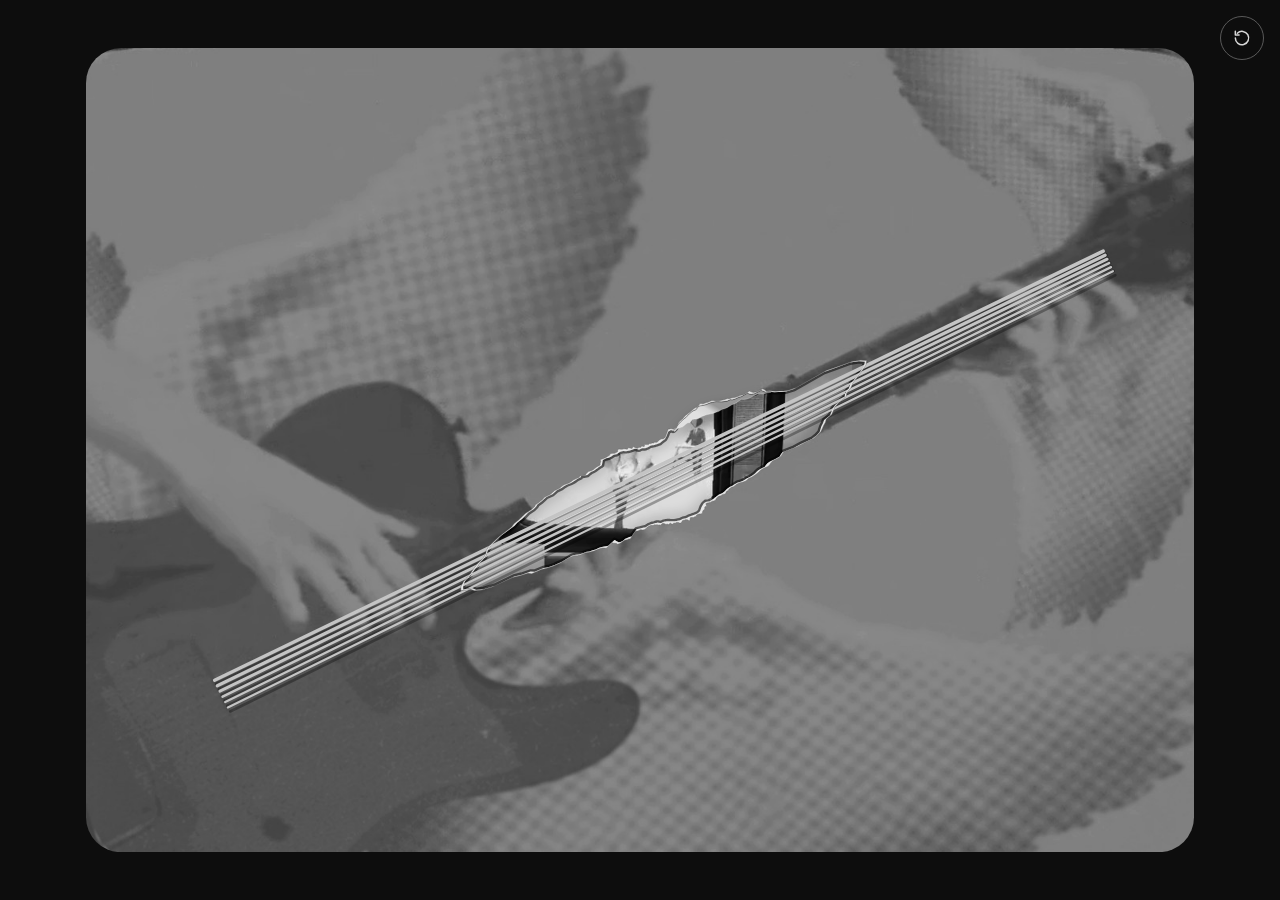
<file: tear-open-the-screen/index.html>
<!doctype html><html><head><meta charset=utf8><meta name=viewport content="width=device-width,initial-scale=1,viewport-fit=cover"><style>:root{color-scheme:light;box-sizing:border-box;padding-top:env(safe-area-inset-top,0px);padding-bottom:env(safe-area-inset-bottom,0px)}html{scroll-padding-top:env(safe-area-inset-top,0px)}body{margin:0;padding:0;font:14px -apple-system,BlinkMacSystemFont,sans-serif;background:#fff;color:#000}img{max-width:100%}[hidden]:not([hidden=until-found i]){display:none!important}</style></head><body>
<title>Tear Open the Screen</title>
<style>
/* Layout: one grayscale paper screen, contained and centered; a single reset control in the corner. */
:root{
  color-scheme:dark;
  --ground:#0d0d0d;
  --line:#5a5a5a;
  --ink:#d8d8d8;
  --ink-hi:#ffffff;
}
[hidden]{display:none!important}
html,body{height:100%;margin:0}
body{background:var(--ground);color:var(--ink);overflow:hidden;display:grid;place-items:center;padding-inline:16px;box-sizing:border-box}
.stage{position:relative;width:min(100%, calc((100vh - 96px) * 1.3778));aspect-ratio:1393/1011;max-width:100%}
canvas{display:block;width:100%;height:100%;touch-action:none;cursor:default}
#reset{position:fixed;right:max(16px, env(safe-area-inset-right,0px));top:calc(16px + env(safe-area-inset-top,0px));width:44px;height:44px;border-radius:50%;border:1px solid var(--line);background:transparent;color:var(--ink);display:grid;place-items:center;cursor:pointer;padding:0;transition:border-color .2s,color .2s,transform .4s}
#reset:hover{border-color:var(--ink);color:var(--ink-hi)}
#reset:active{transform:rotate(-120deg)}
#reset:focus-visible{outline:2px solid var(--ink-hi);outline-offset:3px}
#reset svg{width:20px;height:20px}
</style>

<div class="stage"><canvas id="c" aria-label="Paper screen with a torn slit"></canvas></div>
<button id="reset" type="button" aria-label="Reset"><svg viewBox="0 0 24 24" fill="none" stroke="currentColor" stroke-width="1.8" stroke-linecap="round" stroke-linejoin="round"><path d="M4 12a8 8 0 1 0 2.4-5.7"/><path d="M4 4v4.5h4.5"/></svg></button>

<script>
(() => {
"use strict";
const IW = 1393, IH = 1011, RX = 44;
const canvas = document.getElementById('c'), ctx = canvas.getContext('2d');

/* ---------- seeded noise (the tear path is fixed) ---------- */
function rng(seed){return function(){seed|=0;seed=seed+0x6D2B79F5|0;let t=Math.imul(seed^seed>>>15,1|seed);t=t+Math.imul(t^t>>>7,61|t)^t;return((t^t>>>14)>>>0)/4294967296}}
function periodicNoise(n, r, octaves){
  const out = new Float32Array(n);
  for(const [cells, amp] of octaves){
    const pts = Array.from({length: cells}, () => r()*2-1);
    for(let i=0;i<n;i++){
      const f = i/n*cells, i0 = Math.floor(f), t = f - i0, s = t*t*(3-2*t);
      out[i] += amp * (pts[i0%cells]*(1-s) + pts[(i0+1)%cells]*s);
    }
  }
  return out;
}

/* ---------- scene data (from the SVG) ---------- */
let paper = null, entrance = null, strings = [], slitPoly = [], ready = false;
const NT = 420;                                   // samples around the tear
let C = {x:727, y:540}, R0, R1, JAG, FIB, theta = new Float32Array(NT), angR = 0;

function load(){
  const svgP = fetch('guitar-closeup-slit.svg').then(r => r.text()).then(txt => {
    const doc = new DOMParser().parseFromString(txt, 'image/svg+xml');
    const img = doc.getElementById('guitar-closeup');
    const href = img.getAttribute('href') || img.getAttributeNS('http://www.w3.org/1999/xlink','href');
    strings = [...doc.querySelectorAll('#strings line[id^="string-"]')].map(l => ({
      x1:+l.getAttribute('x1'), y1:+l.getAttribute('y1'), x2:+l.getAttribute('x2'), y2:+l.getAttribute('y2'), w:+l.getAttribute('stroke-width')||2 }));
    const poly = doc.querySelector('#slit-hole polygon');
    slitPoly = poly.getAttribute('points').trim().split(/\s+/).map(p => p.split(',').map(Number));
    return loadImg(href);
  });
  return Promise.all([svgP, loadImg('entrance.webp')]).then(([p, e]) => { paper = p; entrance = e; build(); flapTh = flapThT = angR - .57; ready = true; resize(); dirty = true; });
}
function loadImg(src){ return new Promise((res, rej) => { const im = new Image(); im.onload = () => res(im); im.onerror = rej; im.src = src; }); }

function build(){
  // centre of the slit and direction of the strings
  let sx = 0, sy = 0; for(const [x,y] of slitPoly){ sx += x; sy += y; } C = {x: sx/slitPoly.length, y: sy/slitPoly.length};
  const s = strings[2] || strings[0]; angR = Math.atan2(s.y2 - s.y1, s.x2 - s.x1);   // pointing to the right, up the neck
  const r = rng(20261011);
  R0 = new Float32Array(NT); R1 = new Float32Array(NT);
  JAG = periodicNoise(NT, r, [[9,.45],[29,.32],[83,.25],[167,.18]]);
  const sharp = new Float32Array(NT); let j = 0; for(let i=0;i<NT;i++){ if(r() < .3) j = (r()-.5)*2; sharp[i] = j; }
  const rem = periodicNoise(NT, r, [[5,.6],[13,.4]]);
  FIB = new Float32Array(NT); for(let i=0;i<NT;i++) FIB[i] = 1.5 + Math.pow(r(),2)*7;
  for(let k=0;k<2;k++) for(let i=0;i<NT;i++) FIB[i] = (FIB[(i+NT-1)%NT] + FIB[i]*2 + FIB[(i+1)%NT])/4;
  for(let i=0;i<NT;i++){
    const th = i/NT*Math.PI*2; theta[i] = th;
    const dx = Math.cos(th), dy = Math.sin(th);
    R0[i] = rayPoly(C.x, C.y, dx, dy, slitPoly);
    const edge = rayRect(C.x, C.y, dx, dy);
    R1[i] = edge * (.86 + .2*(rem[i]*.5 + .5));        // ragged remnants of paper stay near the frame
    JAG[i] = JAG[i] + sharp[i]*.45;
  }
}
function rayPoly(ox, oy, dx, dy, P){
  let best = 1e9;
  for(let i=0;i<P.length;i++){
    const [ax,ay] = P[i], [bx,by] = P[(i+1)%P.length];
    const ex = bx-ax, ey = by-ay, den = dx*ey - dy*ex; if(Math.abs(den) < 1e-9) continue;
    const t = ((ax-ox)*ey - (ay-oy)*ex)/den, u = ((ax-ox)*dy - (ay-oy)*dx)/den;
    if(t > 0 && u >= 0 && u <= 1 && t < best) best = t;
  }
  return best === 1e9 ? 2 : best;
}
function rayRect(ox, oy, dx, dy){
  const tx = dx > 0 ? (IW-ox)/dx : dx < 0 ? -ox/dx : 1e9, ty = dy > 0 ? (IH-oy)/dy : dy < 0 ? -oy/dy : 1e9;
  return Math.min(tx, ty);
}

/* ---------- tear state ---------- */
let G = new Float32Array(NT);   // how far the tear has run, per direction (kept on release)
let fold = .5, foldT = .5;      // flap curl (rest .5, bent → 1)
let drag = {x:0, y:0}, dragT = {x:0, y:0};
let done = false, flapGone = 0;
let held = false, hover = false, hoverA = 0, hoverTh = 0;
let dirty = true, shake = 0;
let flapTh = 0, flapThT = 0;    // direction of the flap from the slit centre
const STEP = 40;                // image px of outward pull per increment
const FLAP_HW = .36;            // flap half-width (radians)
const FLAP_D = 38;

function wrapAngle(a){ return (a + Math.PI*3) % (Math.PI*2) - Math.PI; }
function flapWeight(i){
  const rel = wrapAngle(theta[i] - flapTh);
  if(Math.abs(rel) >= FLAP_HW) return 0;
  return Math.cos(rel/FLAP_HW*Math.PI/2);
}
function idxOf(th){ return ((Math.round((th < 0 ? th + Math.PI*2 : th)/(Math.PI*2)*NT) % NT) + NT) % NT; }
function baseR(i){ const g = G[i]; return Math.max(R0[i], R0[i] + (R1[i] - R0[i])*g + JAG[i]*(6 + .085*(R0[i] + (R1[i]-R0[i])*g))*Math.sqrt(g)); }
function radii(){
  const r = new Float32Array(NT), rl = new Float32Array(NT);
  const fl = done ? 0 : fold;
  for(let i=0;i<NT;i++){ r[i] = baseR(i); rl[i] = r[i] + FLAP_D*fl*flapWeight(i); }
  return [r, rl];
}
function advance(th){
  // tear runs a little further in this direction; neighbours follow so the edge stays continuous
  const W = .8, amt = .04 + Math.random()*.02;
  for(let i=0;i<NT;i++){
    const rel = Math.abs(wrapAngle(theta[i] - th));
    if(rel < W){ const w = Math.pow(Math.cos(rel/W*Math.PI/2), 1.6); G[i] = Math.min(1, G[i] + amt*w); }
  }
  for(let pass=0;pass<5;pass++){ const c = G.slice(); for(let i=0;i<NT;i++) G[i] = Math.max(c[i], (c[(i+NT-1)%NT] + c[i]*2 + c[(i+1)%NT])/4); }
}
function meanG(){ let s = 0; for(let i=0;i<NT;i++) s += G[i]; return s/NT; }

/* ---------- audio: short paper rips ---------- */
let actx = null, noiseBuf = null;
function audio(){ if(!actx){ try{ actx = new (window.AudioContext||window.webkitAudioContext)(); }catch(e){} } if(actx && actx.state==='suspended') actx.resume(); return actx; }
function rip(strength){
  const a = audio(); if(!a) return;
  if(!noiseBuf){ noiseBuf = a.createBuffer(1, a.sampleRate*.6, a.sampleRate); const d = noiseBuf.getChannelData(0); for(let n=0;n<d.length;n++) d[n] = (Math.random()*2-1)*(Math.random() < .12 ? 1 : .22); }
  const t = a.currentTime, dur = .07 + strength*.12;
  const src = a.createBufferSource(), hp = a.createBiquadFilter(), bp = a.createBiquadFilter(), g = a.createGain();
  src.buffer = noiseBuf; hp.type = 'highpass'; hp.frequency.value = 700; bp.type = 'bandpass'; bp.frequency.value = 1500 + Math.random()*2500; bp.Q.value = .6;
  g.gain.setValueAtTime(.0001, t); g.gain.exponentialRampToValueAtTime(.22 + .2*strength, t + .006);
  // crackle: a few stutters inside the rip
  for(let k=1;k<5;k++){ const tk = t + dur*k/5; g.gain.setValueAtTime((.08 + Math.random()*.25)*(1-k/6), tk); }
  g.gain.exponentialRampToValueAtTime(.0001, t + dur);
  src.connect(hp).connect(bp).connect(g).connect(a.destination); src.start(t, Math.random()*.3, dur + .02);
}

/* ---------- geometry for drawing ---------- */
function pt(i, r){ return [C.x + Math.cos(theta[i])*r, C.y + Math.sin(theta[i])*r]; }
function flapIdx(){ const out = []; for(let i=0;i<NT;i++) if(flapWeight(i) > 0) out.push(i); out.sort((a,b) => wrapAngle(theta[a]-flapTh) - wrapAngle(theta[b]-flapTh)); return out; }
function flapPoly(rl){
  const idx = flapIdx(), crease = [], tip = [];
  const fl = done ? 0 : fold;
  for(const i of idx){
    const w = flapWeight(i), ux = Math.cos(theta[i]), uy = Math.sin(theta[i]);
    const [cx, cy] = pt(i, rl[i]);
    const L = FLAP_D*fl*w;
    tip.push([cx - ux*L*1.05 + drag.x*w*.55, cy - uy*L*1.05 + drag.y*w*.55]);
    crease.push([cx, cy]);
  }
  return {crease, tip};
}
function inPoly(x, y, P){ let c = false; for(let i=0,j=P.length-1;i<P.length;j=i++){ const [xi,yi]=P[i],[xj,yj]=P[j]; if(((yi>y)!==(yj>y)) && (x < (xj-xi)*(y-yi)/(yj-yi)+xi)) c = !c; } return c; }

/* ---------- drawing ---------- */
let dpr = 1, k = 1;
function resize(){
  const r = canvas.getBoundingClientRect();
  dpr = Math.min(2.5, window.devicePixelRatio || 1);
  canvas.width = Math.round(r.width*dpr); canvas.height = Math.round(r.height*dpr);
  k = canvas.width / IW; dirty = true;
}
addEventListener('resize', resize);

function roundRect(c, x, y, w, h, r){ c.moveTo(x+r,y); c.arcTo(x+w,y,x+w,y+h,r); c.arcTo(x+w,y+h,x,y+h,r); c.arcTo(x,y+h,x,y,r); c.arcTo(x,y,x+w,y,r); c.closePath(); }
function holePath(c, rl){ c.moveTo(...pt(0, rl[0])); for(let i=1;i<NT;i++) c.lineTo(...pt(i, rl[i])); c.closePath(); }

function draw(){
  const [r, rl] = radii();
  ctx.setTransform(1,0,0,1,0,0); ctx.clearRect(0,0,canvas.width,canvas.height);
  const sx = shake ? (Math.random()-.5)*shake : 0, sy = shake ? (Math.random()-.5)*shake : 0;
  ctx.setTransform(k,0,0,k,sx*k,sy*k);
  ctx.save(); ctx.beginPath(); roundRect(ctx, 0, 0, IW, IH, RX); ctx.clip();

  // 1. the entrance (only seen through the tear)
  ctx.save(); ctx.beginPath(); holePath(ctx, rl); ctx.clip();
  const ew = entrance.width, eh = entrance.height, sc = Math.max(IW/ew, IH/eh), dw = ew*sc, dh = eh*sc;
  ctx.drawImage(entrance, (IW-dw)/2, (IH-dh)/2, dw, dh);
  // paper thickness shades the inside of the edge
  ctx.beginPath(); holePath(ctx, rl);
  ctx.shadowColor = 'rgba(0,0,0,.75)'; ctx.shadowBlur = 18*k; ctx.lineWidth = 6; ctx.strokeStyle = 'rgba(0,0,0,.55)'; ctx.stroke();
  ctx.restore();

  // 2. the paper (guitar close-up) with the hole cut out
  ctx.save(); ctx.beginPath(); ctx.rect(0,0,IW,IH); holePath(ctx, rl); ctx.clip('evenodd');
  ctx.drawImage(paper, 0, 0, IW, IH);
  ctx.restore();

  // 3. strings: printed on the paper; they span the original slit until the tear runs past it
  ctx.save(); ctx.beginPath(); ctx.rect(0,0,IW,IH); holePath(ctx, rl); ctx.clip('evenodd');
  drawStrings(); ctx.restore();
  const PG = meanG(); if(PG < .05){ ctx.save(); ctx.beginPath(); slitPoly.forEach(([x,y],n) => n ? ctx.lineTo(x,y) : ctx.moveTo(x,y)); ctx.closePath(); ctx.clip(); ctx.globalAlpha = 1 - PG/.05; drawStrings(); ctx.restore(); }

  // 4. ragged white fibre along the torn edge
  ctx.beginPath(); holePath(ctx, rl);
  for(let i=NT-1;i>=0;i--){ const f = FIB[i]*(.6 + .4*Math.min(1, meanG()*4 + .4)); const [x,y] = pt(i, rl[i] + f); i === NT-1 ? ctx.moveTo(x,y) : ctx.lineTo(x,y); }
  ctx.closePath(); ctx.fillStyle = 'rgba(238,238,238,.95)'; ctx.fill('evenodd');
  ctx.beginPath(); for(let i=0;i<=NT;i++){ const ii = i%NT, [x,y] = pt(ii, rl[ii] + FIB[ii]*(.6 + .4*Math.min(1, meanG()*4 + .4))); i ? ctx.lineTo(x,y) : ctx.moveTo(x,y); }
  ctx.lineWidth = .8; ctx.strokeStyle = 'rgba(90,90,90,.6)'; ctx.stroke();

  // brightened edge where the hand is
  if(hoverA > .01 && !done){
    ctx.beginPath(); let started = false;
    for(let d=-40; d<=40; d++){
      const i = (idxOf(hoverTh) + d + NT) % NT, f = FIB[i]*(.6 + .4*Math.min(1, meanG()*4 + .4));
      const [x,y] = pt(i, rl[i] + f*.5); started ? ctx.lineTo(x,y) : (ctx.moveTo(x,y), started = true);
    }
    ctx.lineWidth = 2.6; ctx.strokeStyle = `rgba(255,255,255,${.75*hoverA})`; ctx.shadowColor = `rgba(255,255,255,${.6*hoverA})`; ctx.shadowBlur = 8*k; ctx.stroke(); ctx.shadowBlur = 0;
  }
  // 5. the curled flap
  if(!done || flapGone < 1){
    const {crease, tip} = flapPoly(rl);
    if(crease.length > 2){
      ctx.save();
      if(done){ ctx.globalAlpha = 1 - flapGone; ctx.translate(Math.cos(flapTh)*flapGone*120, flapGone*180); }
      ctx.beginPath(); crease.forEach(([x,y],n) => n ? ctx.lineTo(x,y) : ctx.moveTo(x,y)); for(let n=tip.length-1;n>=0;n--) ctx.lineTo(...tip[n]); ctx.closePath();
      const m = Math.floor(crease.length/2), [cx,cy] = crease[m], [tx,ty] = tip[m];
      const gr = ctx.createLinearGradient(cx, cy, tx, ty);
      const lift = .55 + .45*(fold - .5)*2;
      const hi = Math.round(214 + 30*hoverA), lo = Math.round(150 + 20*hoverA);
      gr.addColorStop(0, `rgb(${lo},${lo},${lo})`); gr.addColorStop(.45, `rgb(${hi},${hi},${hi})`); gr.addColorStop(1, `rgb(${Math.min(255,hi+10)},${Math.min(255,hi+10)},${Math.min(255,hi+10)})`);
      ctx.shadowColor = 'rgba(0,0,0,.6)'; ctx.shadowBlur = (10 + 14*lift)*k; ctx.shadowOffsetX = (4 + drag.x*.08)*k; ctx.shadowOffsetY = (6 + 6*lift)*k;
      ctx.fillStyle = gr; ctx.fill();
      ctx.shadowColor = 'transparent';
      // brightened torn edge on hover / grab
      ctx.beginPath(); tip.forEach(([x,y],n) => n ? ctx.lineTo(x,y) : ctx.moveTo(x,y));
      ctx.lineWidth = 1 + 1.4*hoverA; ctx.strokeStyle = `rgba(255,255,255,${.35 + .6*hoverA})`; ctx.stroke();
      ctx.beginPath(); crease.forEach(([x,y],n) => n ? ctx.lineTo(x,y) : ctx.moveTo(x,y));
      ctx.lineWidth = 1.2; ctx.strokeStyle = 'rgba(0,0,0,.35)'; ctx.stroke();
      ctx.restore();
    }
  }
  ctx.restore();
}
function drawStrings(){
  ctx.lineCap = 'round';
  for(const s of strings){ ctx.beginPath(); ctx.moveTo(s.x1+3, s.y1+5); ctx.lineTo(s.x2+3, s.y2+5); ctx.lineWidth = s.w*1.3; ctx.strokeStyle = 'rgba(0,0,0,.32)'; ctx.stroke(); }
  for(const s of strings){ ctx.beginPath(); ctx.moveTo(s.x1, s.y1); ctx.lineTo(s.x2, s.y2); ctx.lineWidth = s.w; ctx.strokeStyle = '#c4c4c4'; ctx.stroke(); }
}

/* ---------- interaction ---------- */
function toImg(e){ const b = canvas.getBoundingClientRect(); return [(e.clientX-b.left)/b.width*IW, (e.clientY-b.top)/b.height*IH]; }
const padPx = () => Math.max(16, 22/(canvas.getBoundingClientRect().width/IW));
// anything along the torn edge (or the curled flap) can be grabbed, as long as paper remains beyond it
function grabAt(x, y){
  if(done) return null;
  const [, rl] = radii(), {crease, tip} = flapPoly(rl);
  if(crease.length > 2){
    const poly = crease.concat(tip.slice().reverse());
    if(inPoly(x, y, poly)) return flapTh;
  }
  const th = Math.atan2(y - C.y, x - C.x), i = idxOf(th), d = Math.hypot(x - C.x, y - C.y);
  if(G[i] >= .995) return null;
  if(Math.abs(d - rl[i]) < padPx()) return th;
  return null;
}
let grabTh = 0;
canvas.addEventListener('pointermove', e => {
  if(!ready) return;
  const [x,y] = toImg(e);
  if(held){
    const th = Math.atan2(y - C.y, x - C.x), i = idxOf(th);
    flapThT = th; hoverTh = th;
    const stretch = Math.hypot(x - C.x, y - C.y) - baseR(i);       // outward pull past the edge
    const bend = Math.max(0, Math.min(1.15, stretch/STEP));
    foldT = .5 + .5*Math.min(1, bend);
    const [ex, ey] = pt(i, baseR(i));
    dragT = { x: Math.max(-70, Math.min(70, (x - ex)*.8)), y: Math.max(-70, Math.min(70, (y - ey)*.8)) };
    if(stretch >= STEP && G[i] < 1){
      advance(th); foldT = .78; shake = 2.2;
      rip(.4 + Math.random()*.6);
      if(meanG() > .9) complete();
    }
    dirty = true; return;
  }
  const g = grabAt(x, y);
  hover = g !== null; if(hover) hoverTh = g;
  canvas.style.cursor = hover ? 'grab' : 'default';
  dirty = true;
});
canvas.addEventListener('pointerdown', e => {
  if(!ready || done) return;
  const [x,y] = toImg(e);
  const g = grabAt(x, y); if(g === null) return;
  e.preventDefault(); audio();
  canvas.setPointerCapture(e.pointerId);
  held = true; hover = true; grabTh = g; flapThT = Math.atan2(y - C.y, x - C.x); hoverTh = flapThT;
  canvas.style.cursor = 'grabbing';
});
function release(){
  if(!held) return;
  held = false; foldT = .5; dragT = {x:0, y:0};
  canvas.style.cursor = hover && !done ? 'grab' : 'default';
}
canvas.addEventListener('pointerup', release);
canvas.addEventListener('pointercancel', release);
canvas.addEventListener('pointerleave', () => { if(!held){ hover = false; canvas.style.cursor = 'default'; } });

function complete(){
  done = true; held = false; canvas.style.cursor = 'default';
  rip(1); setTimeout(() => rip(.7), 120);
  finishFrom = G.slice(); finishT = 0;
}
let finishFrom = null, finishT = 1;
function resetAll(){
  G = new Float32Array(NT); fold = foldT = .5; drag = {x:0,y:0}; dragT = {x:0,y:0}; done = false; flapGone = 0; held = false; hover = false; hoverA = 0;
  flapTh = flapThT = angR - .57; finishFrom = null; finishT = 1;
  canvas.style.cursor = 'default'; dirty = true;
}
document.getElementById('reset').addEventListener('click', resetAll);

/* ---------- loop ---------- */
function frame(){
  requestAnimationFrame(frame);
  if(!ready) return;
  const hA = (hover || held) && !done ? 1 : 0;
  const moving = Math.abs(wrapAngle(flapThT - flapTh)) > .002 || (finishFrom && finishT < 1) || Math.abs(fold - foldT) > .002 || Math.abs(drag.x - dragT.x) > .1 || Math.abs(drag.y - dragT.y) > .1 || Math.abs(hoverA - hA) > .01 || shake > .05 || (done && flapGone < 1);
  if(!moving && !dirty) return;
  // springy, slightly underdamped settle for the flap
  fold += (foldT - fold)*(held ? .35 : .12);
  drag.x += (dragT.x - drag.x)*(held ? .4 : .14); drag.y += (dragT.y - drag.y)*(held ? .4 : .14);
  hoverA += (hA - hoverA)*.2;
  shake *= .7; if(shake < .05) shake = 0;
  if(done) flapGone = Math.min(1, flapGone + .025);
  { const dth = wrapAngle(flapThT - flapTh); flapTh = wrapAngle(flapTh + dth*(held ? .5 : .2)); }
  if(finishFrom && finishT < 1){ finishT = Math.min(1, finishT + .02); const e = finishT*finishT*(3-2*finishT); for(let i=0;i<NT;i++) G[i] = finishFrom[i] + (1 - finishFrom[i])*e; }
  dirty = false;
  draw();
}
load().catch(err => console.error('Could not load assets', err));
requestAnimationFrame(frame);
})();
</script>

</body></html>
</file>
<file: css/style.css>
/* Layout: a fixed 2000×1127 (16:9) stage, scaled to fit the window
   and centred on a dark ground. Scenes are stacked layers; only the active one takes input. */
:root {
  --ground: #0b080b;
  --ink: #f3eef2;
  --pink: #f08cb3;
  --pink-deep: #ee2a63;
  --cyan: #8fe3e8;
  --cyan-deep: #5fb9c0;
  --halo: rgba(255, 255, 255, .9);
  --cursor-star: url("../assets/images/cursor-star.svg") 16 16, pointer;
  --cursor-shards: url("../assets/images/cursor-star-shards.svg") 15 16, pointer;
  color-scheme: dark;
}

html, body {
  height: 100%;
  margin: 0;
}
body {
  background: var(--ground);
  color: var(--ink);
  overflow: hidden;
  font-family: "Raleway", "Helvetica Neue", Arial, sans-serif;
  -webkit-user-select: none;
  user-select: none;
}
[hidden] { display: none !important; }

#stage {
  position: absolute;
  left: 50%;
  top: 50%;
  width: 2000px;
  height: 1127px;
  transform: translate(-50%, -50%) scale(var(--fit, .5));
  overflow: hidden;
  background: var(--ground);
}

.scene {
  position: absolute;
  inset: 0;
  opacity: 0;
  visibility: hidden;
  pointer-events: none;
  transform-origin: 0 0;
}
.scene.is-active {
  opacity: 1;
  visibility: visible;
  pointer-events: auto;
}
.scene-bg {
  position: absolute;
  inset: 0;
  width: 100%;
  height: 100%;
  display: block;
}

/* ---------- halo: the breathing white outline that marks the one thing to act on ---------- */
.halo-target {
  position: absolute;
  padding: 0;
  border: 0;
  background: transparent;
  cursor: var(--cursor-shards);
  outline: none;
}
.halo-target::before {
  content: "";
  position: absolute;
  inset: -6px;
  border-radius: inherit;
  border: 4px solid var(--halo);
  filter: blur(3px);
  opacity: .55;
  animation: breathe 2.6s ease-in-out infinite;
  transition: opacity .3s ease;
}
.halo-target:hover::before,
.halo-target:focus-visible::before { animation: none; opacity: .95; }
.halo-target:focus-visible::after {
  content: "";
  position: absolute;
  inset: -12px;
  border-radius: inherit;
  outline: 2px solid #fff;
}
@keyframes breathe { 0%, 100% { opacity: .35; } 50% { opacity: .75; } }

/* ---------- 1. room ---------- */
#tv-hotspot {
  left: 765px;
  top: 428px;
  width: 460px;
  height: 307px;
  border-radius: 14px;
}

/* ---------- 2–3. TV close-up ---------- */
#screen {
  position: absolute;
  left: 395px;
  top: 195px;
  width: 990px;
  height: 740px;
  border-radius: 9% / 12%;
  overflow: hidden;
}
#band {
  position: absolute;
  inset: 0;
  background: radial-gradient(ellipse at 50% 40%, #c6edf3, #b9e1e8 70%, #a9d2d9);
}
/* the stage and the four members, cut out so each sways on its own (tools/cut-band.py) */
.band-stage {
  position: absolute;
  inset: 0;
  width: 100%;
  height: 100%;
}

.curtain {
  position: absolute;
  top: 0;
  width: 50%;
  height: 100%;
  background-image: url("../assets/images/tv-closeup.svg");
  background-size: 2000px 1127px;
  will-change: transform;
}
#curtain-left {
  left: 0;
  background-position: -395px -195px;
  transform-origin: 0 50%;
  box-shadow: 8px 0 18px rgba(0, 0, 0, .35);
}
#curtain-right {
  right: 0;
  background-position: -890px -195px;
  transform-origin: 100% 50%;
  box-shadow: -8px 0 18px rgba(0, 0, 0, .35);
}
#screen-dim {
  position: absolute;
  inset: 0;
  background: #000;
  opacity: .12;
  pointer-events: none;
}
/* band members: each sways gently from its feet; the one to click next glows along its outline */
.member, .fig {
  position: absolute;
  padding: 0;
  border: 0;
  background: transparent;
  pointer-events: none;
  outline: none;
  transform-origin: 50% 100%;
  animation: sway var(--sway-t, 3.6s) ease-in-out var(--sway-d, 0s) infinite alternate;
}
.member img, .fig img {
  display: block;
  width: 100%;
  height: 100%;
  transition: filter .35s ease;
}
.member[data-i="0"], .fig[data-i="0"] { left: 71.1px;  top: 244.2px; width: 147.2px; height: 265.6px; --sway-t: 3.1s; --sway-d: -.4s; }
.member[data-i="1"], .fig[data-i="1"] { left: 436.7px; top: 111px;   width: 195.1px; height: 214.7px; --sway-t: 2.6s; --sway-d: -1.3s; --sway-a: .6deg; }
.member[data-i="2"], .fig[data-i="2"] { left: 743.4px; top: 236.2px; width: 181.6px; height: 288.3px; --sway-t: 3.8s; --sway-d: -2.1s; }
.member[data-i="3"], .fig[data-i="3"] { left: 418.3px; top: 344.1px; width: 287.1px; height: 359.5px; --sway-t: 3.3s; --sway-d: -.9s; --sway-a: .9deg; }
@keyframes sway {
  from { transform: rotate(calc(var(--sway-a, 1.2deg) * -1)); }
  to { transform: rotate(var(--sway-a, 1.2deg)); }
}
.member.is-next {
  pointer-events: auto;
  cursor: var(--cursor-shards);
}
/* the glow animation itself is written by js/looks.js from the glow settings */

/* the play key: the TV's own fourth push-button, cut from the photo so it can sink */
#play {
  position: absolute;
  left: 1523px;
  top: 864px;
  width: 36px;
  height: 92px;
  cursor: var(--cursor-star);
  outline: none;
  pointer-events: none;
}
#play.is-armed { pointer-events: auto; cursor: var(--cursor-shards); }
#play.is-spent { cursor: var(--cursor-star); }
#play-well {
  position: absolute;
  left: 0;
  top: 0;
  width: 100%;
  height: 0;
  background: #0a0507;
}
#play-cap {
  position: absolute;
  inset: 0;
  background-image: url("../assets/images/tv-closeup.svg");
  background-size: 2000px 1127px;
  background-position: -1523px -864px;
  border-radius: 2px;
  transition: box-shadow 140ms ease, filter 140ms ease;
}
#play.is-armed:hover #play-cap,
#play.is-contact #play-cap { filter: brightness(1.35); box-shadow: 0 0 0 2px rgba(255, 255, 255, .85); }
#play:focus-visible #play-cap { box-shadow: 0 0 0 3px #fff; }
#play-halo {
  position: absolute;
  inset: -9px;
  border-radius: 7px;
  border: 4px solid var(--halo);
  filter: blur(3px);
  opacity: 0;
  pointer-events: none;
}
#play.is-armed #play-halo { opacity: .55; animation: breathe 2.6s ease-in-out infinite; }
#play.is-armed:hover #play-halo,
#play.is-contact #play-halo { animation: none; opacity: .95; }
#play.is-spent #play-halo { animation: none; opacity: 0; }

/* ---------- 4–5. guitar close-up: strum and tear happen inside the TV screen ---------- */
#strum, #tear {
  position: absolute;
  left: 0;
  top: 0;
  width: 990px;
  height: 740px;
  display: block;
  touch-action: none;
  cursor: var(--cursor-star);
  visibility: hidden;
  pointer-events: none;
}
#screen.is-strum #strum { visibility: visible; pointer-events: auto; }
#screen.is-tearing #tear { visibility: visible; pointer-events: auto; animation: fade-in .8s ease both; }
#screen.is-tearing #strum { animation: fade-out .6s ease .8s both; pointer-events: none; }
@keyframes fade-in { from { opacity: 0; } to { opacity: 1; } }
@keyframes fade-out { from { opacity: 1; } to { opacity: 0; } }

/* ---------- 6. inside ---------- */
/* effects over the performance space; everything blends as light */
#inside-fx {
  position: absolute;
  inset: 0;
  width: 100%;
  height: 100%;
  pointer-events: none;
  mix-blend-mode: screen;
  overflow: visible;
}
#room-spots { position: absolute; inset: 0; width: 100%; height: 100%; pointer-events: none; mix-blend-mode: screen; overflow: hidden; }
#inside-notes, .tv-notes {
  position: absolute;
  inset: 0;
  width: 100%;
  height: 100%;
  pointer-events: none;
  overflow: visible;
}
#inside-fx .beam { transform-box: fill-box; transform-origin: 50% 0; animation: beam-sweep 7s ease-in-out infinite alternate; }
#inside-fx .beam.b2 { animation-duration: 9s; animation-delay: -3s; }
@keyframes beam-sweep { from { transform: rotate(-6deg); } to { transform: rotate(6deg); } }
#inside-tv {
  position: absolute;
  left: 828px;
  top: 461px;
  width: 277px;
  height: 211px;
  border-radius: 10% / 13%;
  overflow: hidden;
  background: #c6edf3;
}
.mini-band {
  position: absolute;
  left: 0;
  top: 0;
  width: 990px;
  height: 740px;
  transform-origin: 0 0;
  transform: scale(.2798, .2851);
}
.fig { pointer-events: none; }
.inside-tv-glass {
  position: absolute;
  inset: 0;
  border-radius: inherit;
  box-shadow: inset 0 0 18px rgba(10, 30, 34, .45);
  background: radial-gradient(ellipse at 50% 45%, rgba(255, 255, 255, .08), rgba(20, 60, 66, .12) 80%);
  pointer-events: none;
}
#scene-inside.is-active .inside-tv-glass { animation: tv-flicker 6s steps(1) infinite; }
@keyframes tv-flicker {
  0%, 100% { opacity: 1; } 31% { opacity: .75; } 32% { opacity: 1; } 77% { opacity: .82; } 78% { opacity: 1; }
}

/* ---------- dialog (after the reference dialog box) ---------- */
.dialog {
  position: absolute;
  left: 620px;
  top: 905px;
  width: var(--dlg-width, 760px);
  z-index: 20;
  pointer-events: none;
  filter: drop-shadow(0 0 22px rgba(255, 255, 255, .28));
}
.dialog.is-intro { scale: .7; transform-origin: 0 100%; }
.dialog.is-ending {
  left: 1180px;
  top: 300px;
  width: calc(var(--dlg-width, 760px) * .9474);
}
/* colors, frame thickness, width and entrance curve come from the control panel (js/looks.js) */
.dialog {
  --dlg-b: var(--dlg-border, 3px);
  --dlg-p: var(--dlg-pink, var(--pink));
  --dlg-c: var(--dlg-cyan, var(--cyan-deep));
  --dlg-c-lt: color-mix(in srgb, var(--dlg-c) 55%, white);
}
.dialog.is-in { animation: dialog-in 420ms var(--dlg-ease, cubic-bezier(.2, .9, .3, 1.2)) both; }
@keyframes dialog-in {
  0% { opacity: 0; transform: translateY(14px) scale(.96); }
  100% { opacity: 1; transform: none; }
}
.dialog-box {
  position: relative;
  background:
    radial-gradient(circle, color-mix(in srgb, var(--dlg-p) 7%, transparent) 1px, transparent 1.4px) 0 0 / 7px 7px,
    #fbfafa;
  padding: 34px 56px 36px;
  outline: var(--dlg-b) solid var(--dlg-p);
  outline-offset: -12px;
  box-shadow:
    0 0 0 var(--dlg-b) #fff,
    0 0 0 calc(var(--dlg-b) * 2) var(--dlg-p),
    0 0 0 calc(var(--dlg-b) * 3) rgba(255, 255, 255, .6),
    0 0 0 calc(var(--dlg-b) * 3.67) color-mix(in srgb, var(--dlg-p) 75%, transparent);
}
.dialog-box::after {
  /* the cyan frame, offset like a misregistered print */
  content: "";
  position: absolute;
  inset: 10px -16px -16px 22px;
  border: var(--dlg-b) solid var(--dlg-c);
  box-shadow: 0 0 0 4px color-mix(in srgb, var(--dlg-c-lt) 45%, transparent), inset 0 0 0 5px color-mix(in srgb, var(--dlg-c-lt) 35%, transparent);
  pointer-events: none;
}
.dialog-text {
  margin: 0;
  font-weight: 300;
  font-size: 50px;
  line-height: 1.22;
  letter-spacing: .5px;
  text-align: center;
  color: var(--dlg-p);
  text-shadow: 3px 3px 0 color-mix(in srgb, var(--dlg-c-lt) 90%, transparent);
}
/* eyes on the box corners, drawn by js/looks.js; centred on their corner */
.dialog-eye { position: absolute; translate: -50% -50%; overflow: visible; z-index: 1; pointer-events: none; }
.dialog-eye[data-corner="tl"] { left: 30px; top: -6px; }
.dialog-eye[data-corner="br"] { left: 100%; top: 100%; }
.dialog-eye[data-corner="tr"] { left: calc(100% - 30px); top: -6px; }
.dialog-eye[data-corner="bl"] { left: 0; top: 100%; }

#ending {
  position: absolute;
  left: 1180px;
  width: 720px;
  top: 640px;
  display: flex;
  justify-content: center;
  z-index: 21;
}
#ending.is-in { animation: dialog-in 500ms ease both; animation-delay: 400ms; }
#restart {
  font: 400 40px/1 "Raleway", "Helvetica Neue", Arial, sans-serif;
  letter-spacing: 2px;
  color: var(--pink-deep);
  background: #fbfafa;
  border: 0;
  padding: 22px 64px;
  cursor: var(--cursor-shards);
  box-shadow: 0 0 0 3px #fff, 0 0 0 6px var(--pink), 10px 10px 0 4px rgba(143, 227, 232, .8), 0 0 30px rgba(255, 255, 255, .35);
  transition: transform .15s ease, box-shadow .15s ease;
}
#restart:hover { transform: translateY(-2px); box-shadow: 0 0 0 3px #fff, 0 0 0 6px var(--pink), 12px 12px 0 4px rgba(143, 227, 232, .95), 0 0 40px rgba(255, 255, 255, .5); }
#restart:focus-visible { outline: 3px solid #fff; outline-offset: 10px; }

@media (prefers-reduced-motion: reduce) {
  .halo-target::before, #play.is-armed #play-halo { animation: none; opacity: .7; }
  .member { animation: none; }
  .member.is-next img { animation: none; filter: drop-shadow(0 0 2px #fff) drop-shadow(0 0 8px #fff); }
  #scene-inside.is-active .inside-tv-glass { animation: none; }
  #inside-fx .beam { animation: none; }
  .fig { animation: none; }
}

/* ---------- motion control panel (js/panel.js): floats over the left edge, collapses to a tab ---------- */
:root {
  --tune-bg: rgba(24, 12, 24, .9);
  --tune-raised: rgba(255, 255, 255, .06);
  --tune-line: rgba(240, 140, 179, .28);
  --tune-ink: #f3eef2;
  --tune-dim: #b7a5b5;
  --tune-pink: #f0478c;
  --tune-cyan: #6fe3ea;
  --tune-metal: #8d8b8a;
  --tune-string: #cfd9da;
  --tune-paper: #ecebe7;
}
#tune {
  position: fixed;
  left: max(16px, env(safe-area-inset-left, 0px));
  top: calc(16px + env(safe-area-inset-top, 0px));
  z-index: 100;
  width: min(312px, calc(100vw - 32px));
  max-height: calc(100% - 32px);
  display: flex;
  flex-direction: column;
  background: var(--tune-bg);
  color: var(--tune-ink);
  border: 1px solid var(--tune-line);
  border-radius: 14px;
  box-shadow: 0 18px 50px rgba(0, 0, 0, .55);
  backdrop-filter: blur(10px);
  font: 400 13px/1.35 "Raleway", "Helvetica Neue", Arial, sans-serif;
  -webkit-user-select: none;
  user-select: none;
}
.tune-head { display: flex; align-items: center; justify-content: space-between; gap: 8px; padding: 10px 10px 10px 16px; border-bottom: 1px solid var(--tune-line); }
.tune-head h2 { margin: 0; font-size: 14px; font-weight: 400; letter-spacing: .08em; text-transform: uppercase; color: var(--tune-pink); }
.tune-toggle { display: grid; place-items: center; width: 30px; height: 30px; padding: 0; border: 1px solid var(--tune-line); border-radius: 8px; background: transparent; color: var(--tune-ink); cursor: var(--cursor-shards); }
.tune-toggle svg { width: 16px; height: 16px; transition: transform .25s ease; }
.tune-body { overflow-y: auto; padding: 4px 14px 14px; display: flex; flex-direction: column; gap: 4px; }
#tune.is-collapsed { width: auto; }
#tune.is-collapsed .tune-body { display: none; }
#tune.is-collapsed .tune-head { border-bottom: 0; }
#tune.is-collapsed .tune-toggle svg { transform: rotate(180deg); }
.tune-sec { display: flex; flex-direction: column; gap: 9px; padding: 12px 0 14px; border-bottom: 1px solid var(--tune-line); }
.tune-sec-head { display: flex; align-items: center; justify-content: space-between; }
.tune-sec h3 { margin: 0; font-size: 15px; font-weight: 400; }
.tune-try { font: inherit; font-size: 12px; color: var(--tune-cyan); background: transparent; border: 1px solid rgba(111, 227, 234, .45); border-radius: 999px; padding: 4px 12px; cursor: var(--cursor-shards); }
.tune-try:hover { background: rgba(111, 227, 234, .12); }
.tune-preview { display: block; width: 100%; height: 92px; border-radius: 8px; background: var(--tune-raised); }
.tune-row { display: flex; flex-direction: column; gap: 4px; }
.tune-row label, .tune-label { display: flex; justify-content: space-between; gap: 8px; color: var(--tune-ink); }
.tune-range { color: var(--tune-dim); font-size: 11px; font-variant-numeric: tabular-nums; }
.tune-ctl { display: flex; align-items: center; gap: 10px; }
.tune-ctl output { min-width: 62px; text-align: right; font-variant-numeric: tabular-nums; color: var(--tune-cyan); }
.tune-ctl input[type=range] {
  flex: 1; min-width: 0; height: 18px; margin: 0; background: transparent; cursor: var(--cursor-shards);
  -webkit-appearance: none; appearance: none;
}
.tune-ctl input[type=range]::-webkit-slider-runnable-track { height: 4px; border-radius: 2px; background: linear-gradient(90deg, var(--tune-pink) var(--p, 50%), rgba(255, 255, 255, .18) var(--p, 50%)); }
.tune-ctl input[type=range]::-moz-range-track { height: 4px; border-radius: 2px; background: rgba(255, 255, 255, .18); }
.tune-ctl input[type=range]::-moz-range-progress { height: 4px; border-radius: 2px; background: var(--tune-pink); }
.tune-ctl input[type=range]::-webkit-slider-thumb { -webkit-appearance: none; width: 14px; height: 14px; margin-top: -5px; border-radius: 50%; background: #fff; border: 2px solid var(--tune-pink); }
.tune-ctl input[type=range]::-moz-range-thumb { width: 12px; height: 12px; border-radius: 50%; background: #fff; border: 2px solid var(--tune-pink); }
.tune-ctl input[type=range].is-changed + output::after { content: " •"; color: var(--tune-pink); }
.tune-chips { display: flex; flex-wrap: wrap; gap: 5px; }
.tune-chip { font: inherit; font-size: 11.5px; padding: 4px 9px; border-radius: 999px; border: 1px solid var(--tune-line); background: transparent; color: var(--tune-dim); cursor: var(--cursor-shards); }
.tune-chip:hover { color: var(--tune-ink); }
.tune-chip.is-on { background: var(--tune-pink); border-color: var(--tune-pink); color: #fff; }
.tune-actions { display: flex; gap: 8px; padding-top: 12px; }
.tune-btn { flex: 1; font: inherit; padding: 9px 10px; border-radius: 9px; border: 1px solid var(--tune-line); background: var(--tune-raised); color: var(--tune-ink); cursor: var(--cursor-shards); }
.tune-btn:hover { border-color: var(--tune-pink); }
.tune-btn.is-primary { background: var(--tune-pink); border-color: var(--tune-pink); color: #fff; }
.tune-status { margin: 4px 0 0; min-height: 1.35em; font-size: 12px; color: var(--tune-cyan); }
.tune-copytext { width: 100%; height: 150px; box-sizing: border-box; resize: vertical; font: 11px/1.4 ui-monospace, Menlo, Consolas, monospace; color: var(--tune-ink); background: rgba(0, 0, 0, .35); border: 1px solid var(--tune-line); border-radius: 8px; padding: 8px; -webkit-user-select: text; user-select: text; }
#tune button:focus-visible, #tune input:focus-visible { outline: 2px solid var(--tune-cyan); outline-offset: 2px; }
.tune-tabs { display: flex; gap: 4px; padding: 10px 0 2px; }
.tune-tab { flex: 1; font: inherit; font-size: 13px; padding: 7px 8px; border-radius: 9px; border: 1px solid var(--tune-line); background: transparent; color: var(--tune-dim); cursor: var(--cursor-shards); }
.tune-tab:hover { color: var(--tune-ink); }
.tune-tab.is-on { background: var(--tune-raised); border-color: var(--tune-pink); color: var(--tune-ink); }
.tune-pane[hidden] { display: none; }
.tune-sec-btns { display: flex; gap: 6px; }
.tune-row-inline { flex-direction: row; align-items: center; justify-content: space-between; }
.tune-row-inline .tune-ctl { gap: 8px; }
.tune-ctl input[type=color] { width: 40px; height: 26px; padding: 0 2px; border: 1px solid var(--tune-line); border-radius: 6px; background: transparent; cursor: var(--cursor-shards); }
.tune-ctl select { flex: 1; font: inherit; font-size: 13px; padding: 6px 8px; border-radius: 8px; border: 1px solid var(--tune-line); background: #1d0f1d; color: var(--tune-ink); cursor: var(--cursor-shards); }
.tune-ctl output.is-changed::after, .tune-ctl select.is-changed + output::after { content: " •"; color: var(--tune-pink); }
.tune-ctl select.is-changed { border-color: var(--tune-pink); }
.tune-notes { margin: -2px 0 0; font-size: 11.5px; color: var(--tune-dim); font-variant-numeric: tabular-nums; }
.tune-glow-box { display: grid; place-items: center; overflow: hidden; background: #2a1430; }
.tune-glow-demo { height: 76px; width: auto; }
#tune select:focus-visible { outline: 2px solid var(--tune-cyan); outline-offset: 2px; }

/* the pointer is the pink star everywhere; over anything you can interact with it becomes the
   star-headed guitarist's head (the strings and the paper edge switch it from js) */
html, body, #stage, #tune, #tune * { cursor: var(--cursor-star); }
#tune button, #tune select, #tune input, #tune label[for] { cursor: var(--cursor-shards); }
#tune textarea { cursor: text; }
.member:not(.is-next) { cursor: var(--cursor-star); }
</file>
